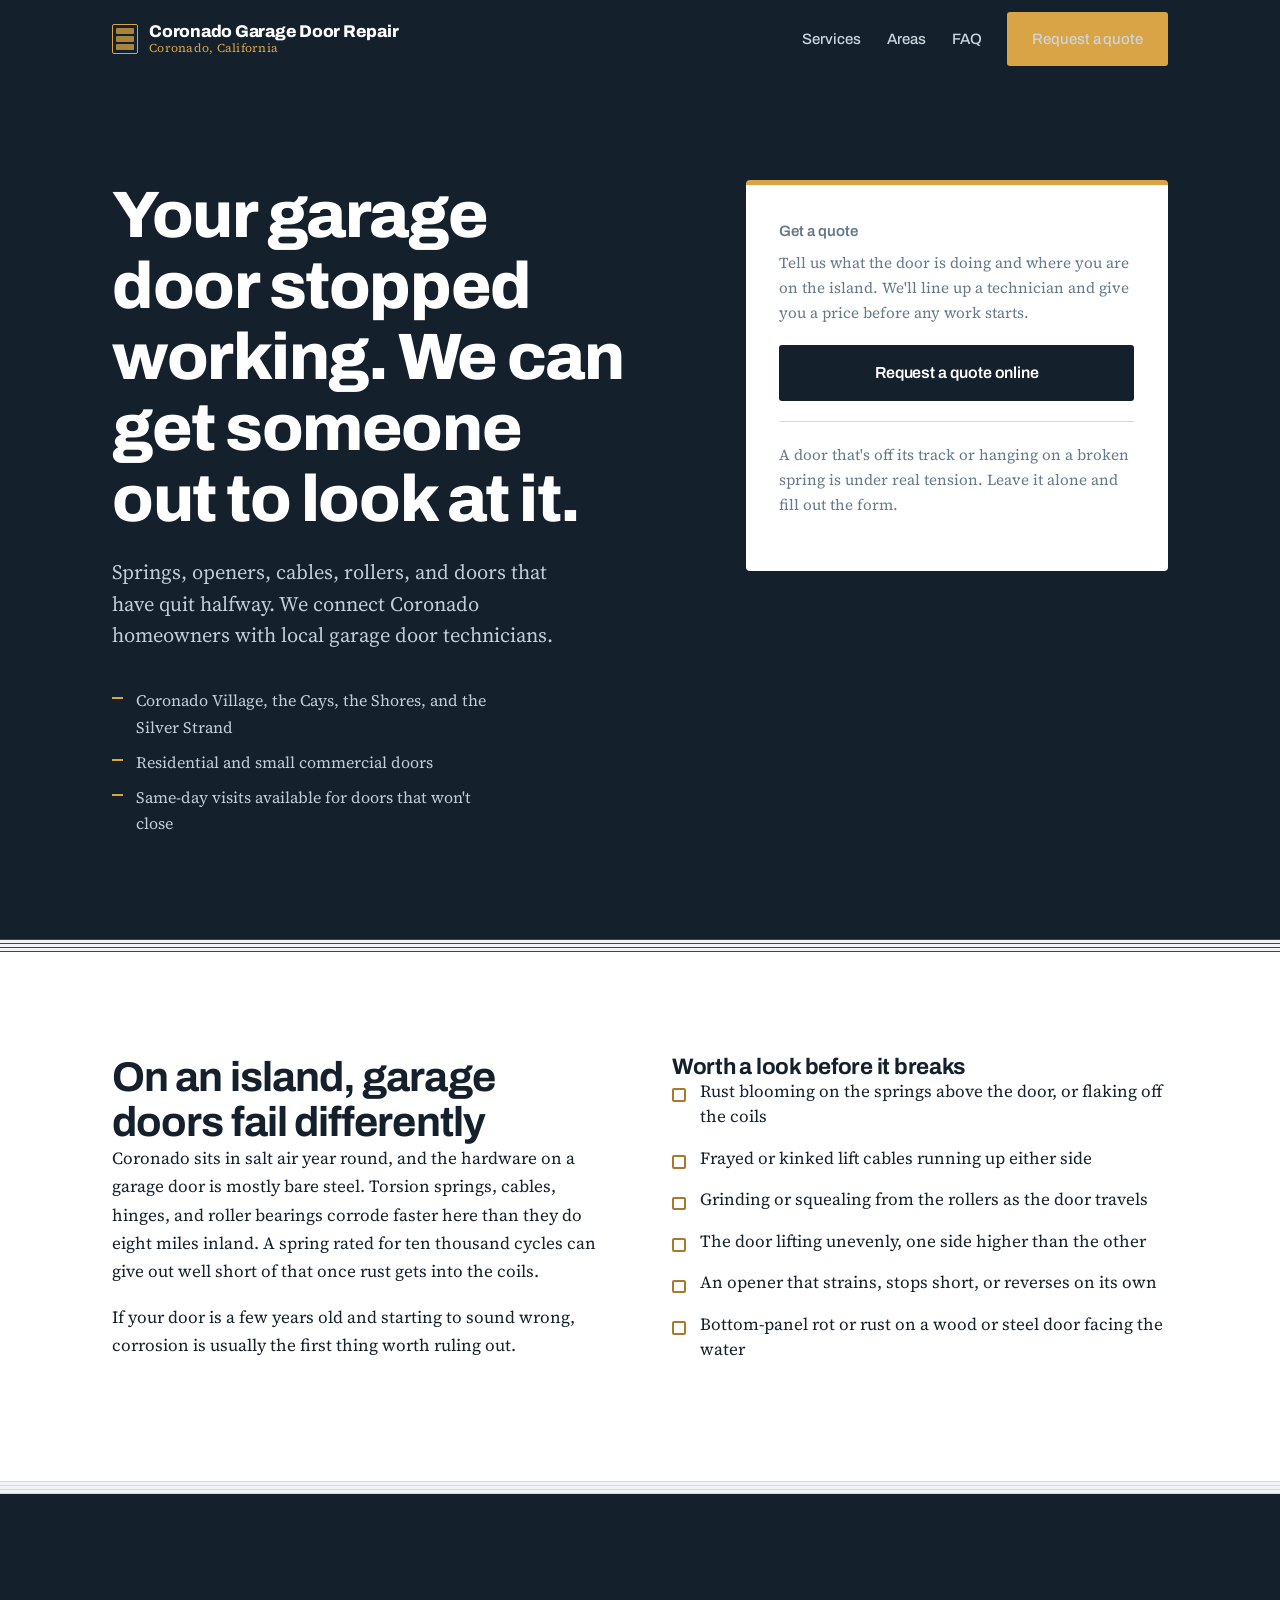
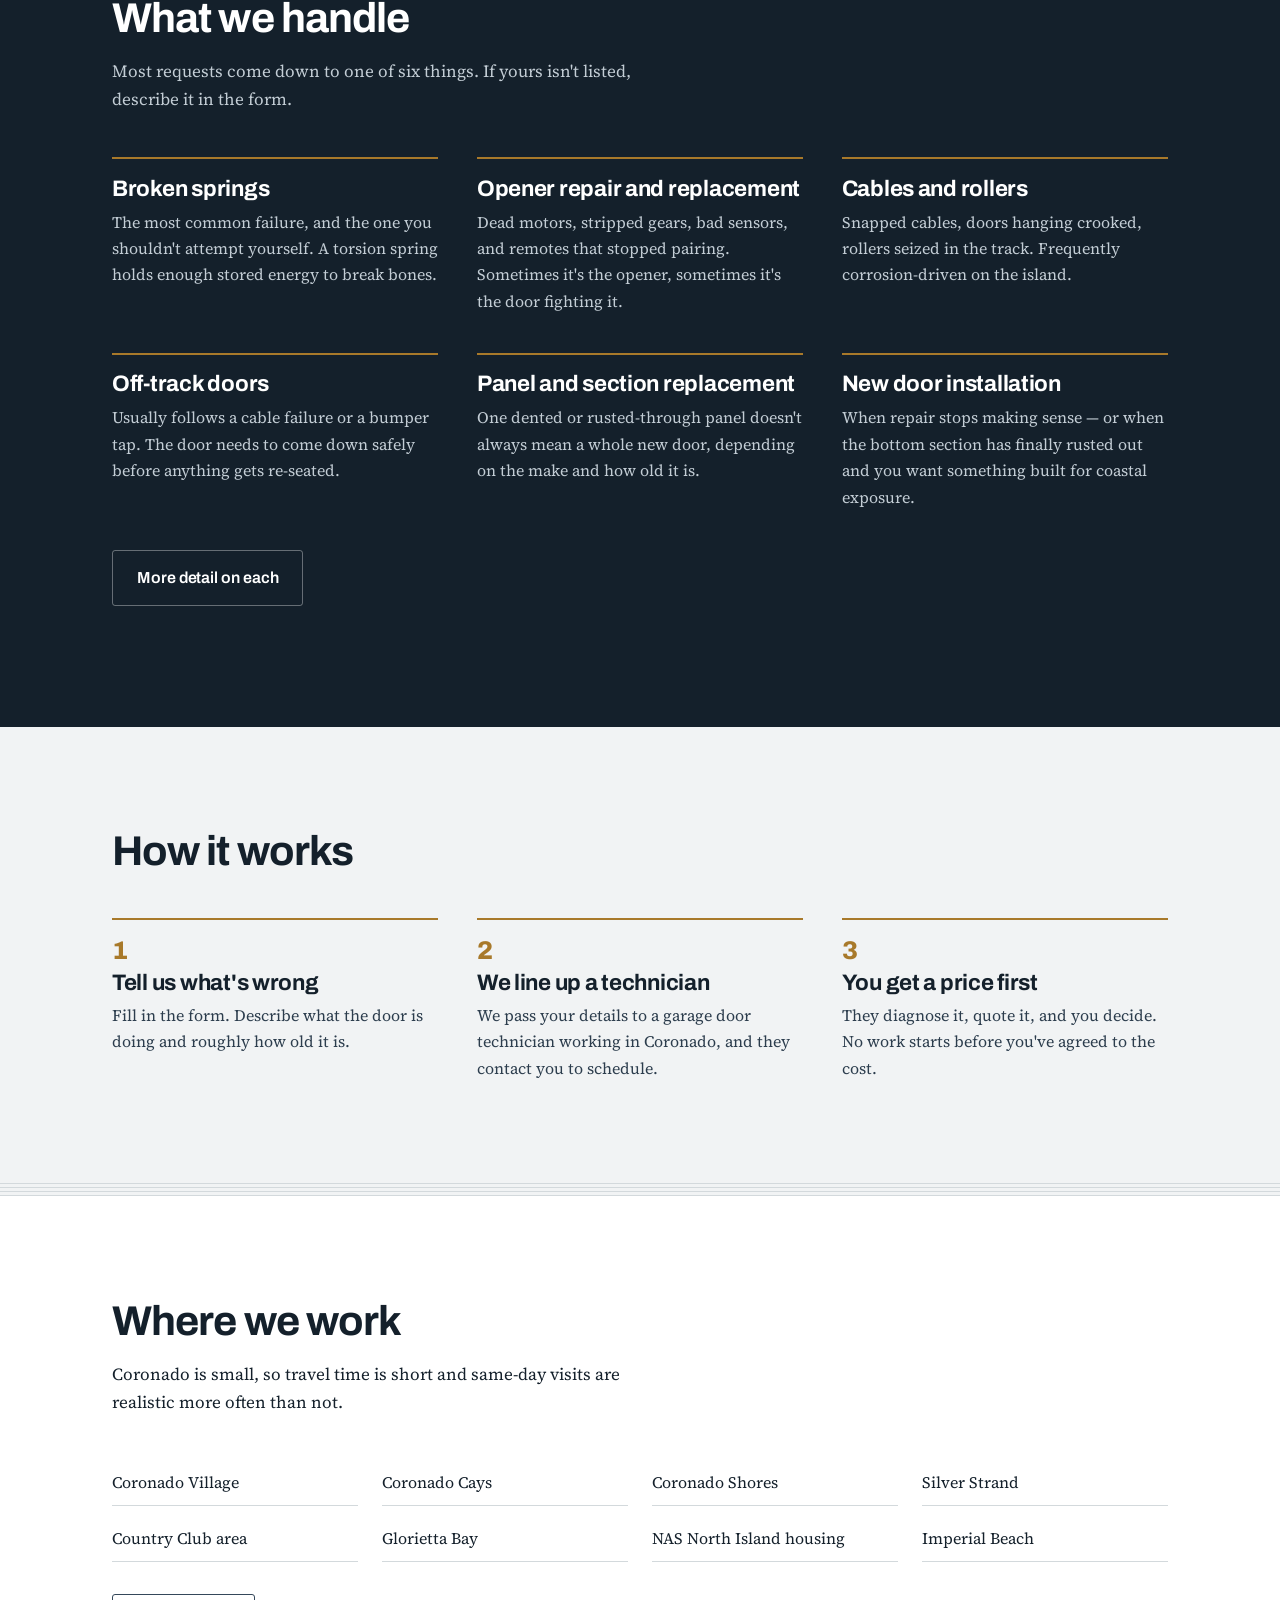
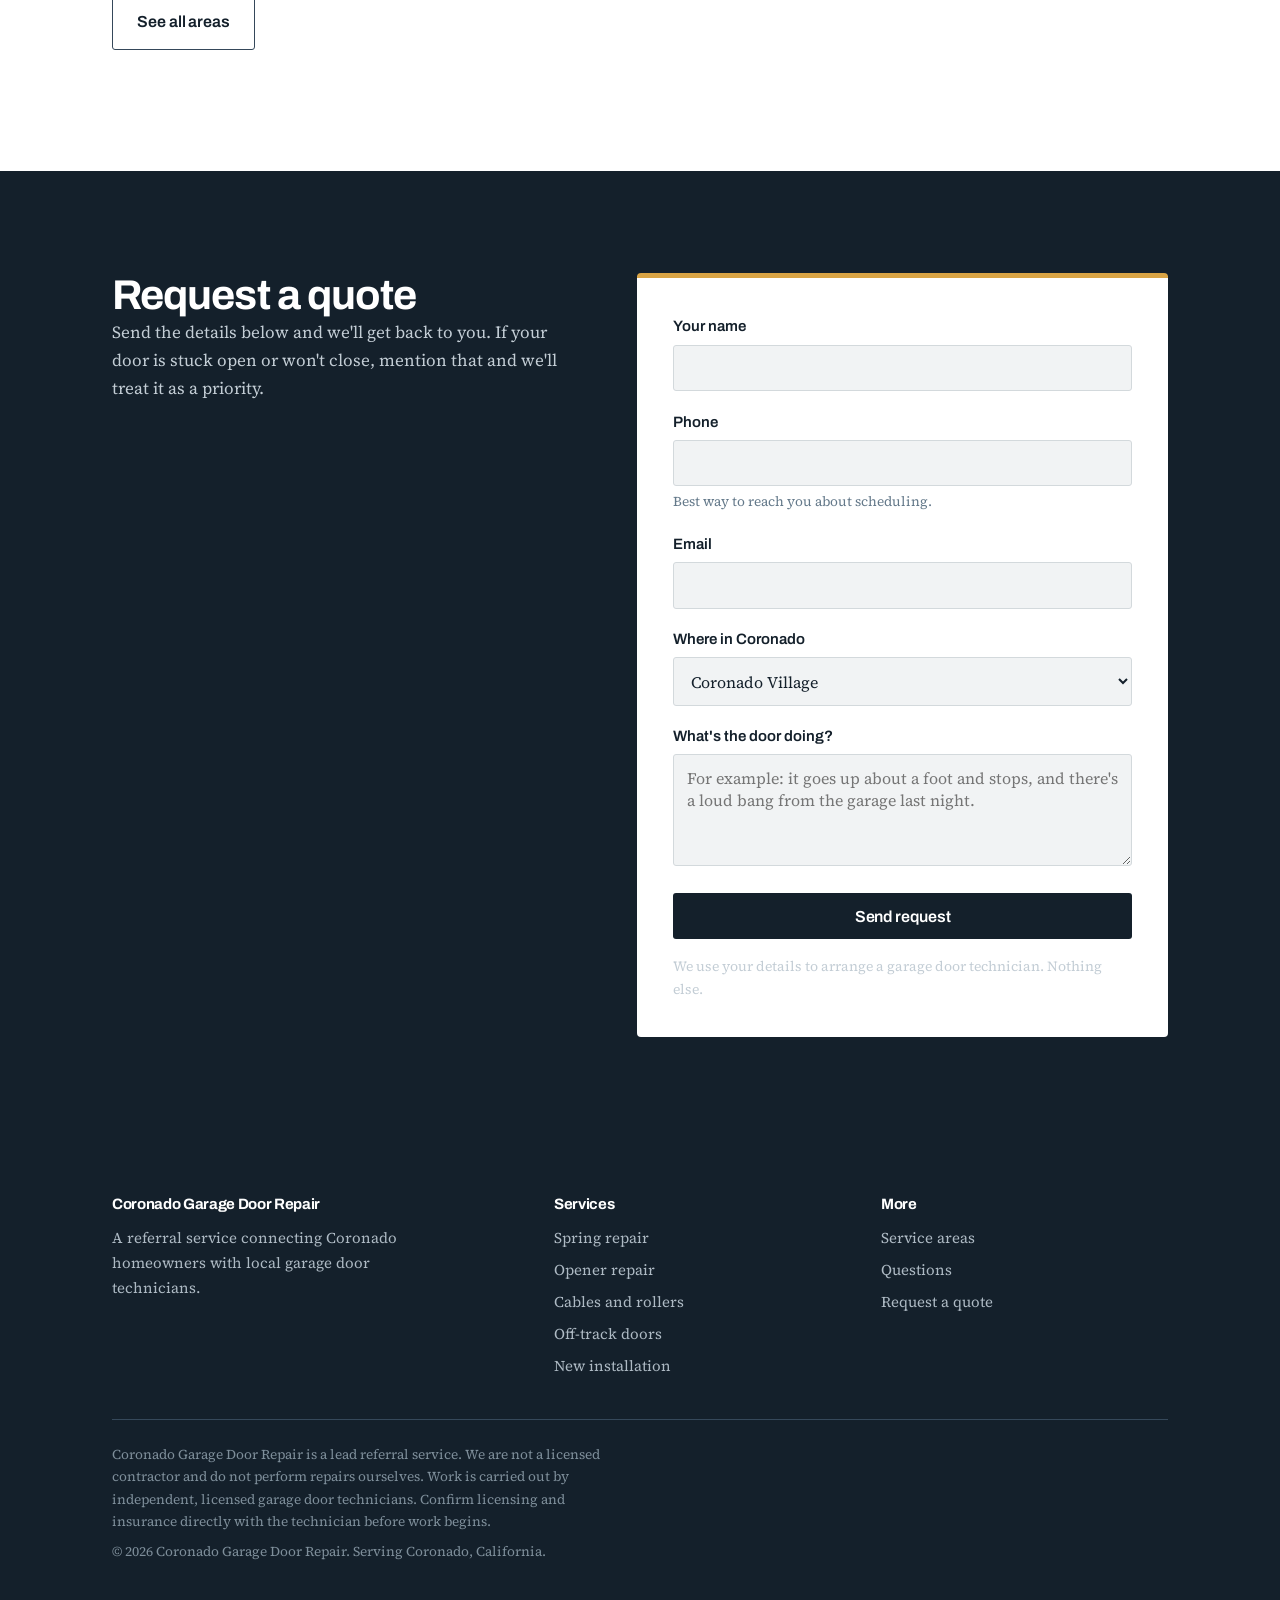
<file: index.html>
<!DOCTYPE html>
<html lang="en">
<head>
<meta charset="utf-8">
<meta name="viewport" content="width=device-width, initial-scale=1">
<title>Garage Door Repair in Coronado, CA | Coronado Garage Door Repair</title>
<meta name="description" content="Garage door repair in Coronado, California. Broken springs, dead openers, off-track doors, and salt-air corrosion. Request a quote online.">
<link rel="canonical" href="https://REPLACE-WITH-YOUR-URL/">
<link rel="icon" type="image/svg+xml" href="favicon.svg">
<meta property="og:title" content="Garage Door Repair in Coronado, CA">
<meta property="og:description" content="Springs, openers, cables, and salt-air corrosion. Serving Coronado Village, the Cays, the Shores, and the Silver Strand.">
<meta property="og:type" content="website">
<link rel="preconnect" href="https://fonts.googleapis.com">
<link rel="preconnect" href="https://fonts.gstatic.com" crossorigin>
<link href="https://fonts.googleapis.com/css2?family=Archivo:wght@500;600;700;800&family=Source+Serif+4:opsz,wght@8..60,400;8..60,600&display=swap" rel="stylesheet">
<link rel="stylesheet" href="css/style.css">
</head>
<body>

<header class="masthead">
  <div class="wrap masthead__inner">
    <a class="wordmark" href="index.html">
      <span class="mark" aria-hidden="true"><i></i><i></i><i></i></span>
      <span>
        Coronado Garage Door Repair
        <small>Coronado, California</small>
      </span>
    </a>
    <nav class="nav" aria-label="Main">
      <a href="services.html">Services</a>
      <a href="service-areas.html">Areas</a>
      <a href="faq.html">FAQ</a>
      <a class="btn btn--brass" href="#quote">Request a quote</a>
    </nav>
  </div>
</header>

<main>

  <section class="hero">
    <div class="wrap hero__grid">
      <div>
        <h1>Your garage door stopped working. We can get someone out to look at it.</h1>
        <p class="hero__lede">Springs, openers, cables, rollers, and doors that have quit halfway. We connect Coronado homeowners with local garage door technicians.</p>
        <ul class="hero__facts">
          <li>Coronado Village, the Cays, the Shores, and the Silver Strand</li>
          <li>Residential and small commercial doors</li>
          <li>Same-day visits available for doors that won't close</li>
        </ul>
      </div>

      <div class="callcard">
        <p class="callcard__label">Get a quote</p>
        <p class="callcard__note">Tell us what the door is doing and where you are on the island. We'll line up a technician and give you a price before any work starts.</p>
        <a class="btn btn--ink btn--wide" href="#quote">Request a quote online</a>
        <hr class="callcard__divider">
        <p class="callcard__note">A door that's off its track or hanging on a broken spring is under real tension. Leave it alone and fill out the form.</p>
      </div>
    </div>
  </section>

  <hr class="panel-rule panel-rule--dark" aria-hidden="true">

  <!-- The genuinely local angle: Coronado is an island, and salt air eats hardware -->
  <section class="section section--lift">
    <div class="wrap feature">
      <div>
        <h2>On an island, garage doors fail differently</h2>
        <p>Coronado sits in salt air year round, and the hardware on a garage door is mostly bare steel. Torsion springs, cables, hinges, and roller bearings corrode faster here than they do eight miles inland. A spring rated for ten thousand cycles can give out well short of that once rust gets into the coils.</p>
        <p>If your door is a few years old and starting to sound wrong, corrosion is usually the first thing worth ruling out.</p>
      </div>
      <div>
        <h3>Worth a look before it breaks</h3>
        <ul class="checklist">
          <li>Rust blooming on the springs above the door, or flaking off the coils</li>
          <li>Frayed or kinked lift cables running up either side</li>
          <li>Grinding or squealing from the rollers as the door travels</li>
          <li>The door lifting unevenly, one side higher than the other</li>
          <li>An opener that strains, stops short, or reverses on its own</li>
          <li>Bottom-panel rot or rust on a wood or steel door facing the water</li>
        </ul>
      </div>
    </div>
  </section>

  <hr class="panel-rule" aria-hidden="true">

  <section class="section section--dark">
    <div class="wrap">
      <div class="block-head">
        <h2>What we handle</h2>
        <p>Most requests come down to one of six things. If yours isn't listed, describe it in the form.</p>
      </div>

      <div class="grid grid--3">
        <div class="service">
          <h3>Broken springs</h3>
          <p>The most common failure, and the one you shouldn't attempt yourself. A torsion spring holds enough stored energy to break bones.</p>
        </div>
        <div class="service">
          <h3>Opener repair and replacement</h3>
          <p>Dead motors, stripped gears, bad sensors, and remotes that stopped pairing. Sometimes it's the opener, sometimes it's the door fighting it.</p>
        </div>
        <div class="service">
          <h3>Cables and rollers</h3>
          <p>Snapped cables, doors hanging crooked, rollers seized in the track. Frequently corrosion-driven on the island.</p>
        </div>
        <div class="service">
          <h3>Off-track doors</h3>
          <p>Usually follows a cable failure or a bumper tap. The door needs to come down safely before anything gets re-seated.</p>
        </div>
        <div class="service">
          <h3>Panel and section replacement</h3>
          <p>One dented or rusted-through panel doesn't always mean a whole new door, depending on the make and how old it is.</p>
        </div>
        <div class="service">
          <h3>New door installation</h3>
          <p>When repair stops making sense — or when the bottom section has finally rusted out and you want something built for coastal exposure.</p>
        </div>
      </div>

      <p style="margin-top:2.5rem"><a class="btn btn--ghost-light" href="services.html">More detail on each</a></p>
    </div>
  </section>

  <section class="section">
    <div class="wrap">
      <div class="block-head">
        <h2>How it works</h2>
      </div>
      <ol class="steps">
        <li>
          <h3>Tell us what's wrong</h3>
          <p>Fill in the form. Describe what the door is doing and roughly how old it is.</p>
        </li>
        <li>
          <h3>We line up a technician</h3>
          <p>We pass your details to a garage door technician working in Coronado, and they contact you to schedule.</p>
        </li>
        <li>
          <h3>You get a price first</h3>
          <p>They diagnose it, quote it, and you decide. No work starts before you've agreed to the cost.</p>
        </li>
      </ol>
    </div>
  </section>

  <hr class="panel-rule" aria-hidden="true">

  <section class="section section--lift">
    <div class="wrap">
      <div class="block-head">
        <h2>Where we work</h2>
        <p>Coronado is small, so travel time is short and same-day visits are realistic more often than not.</p>
      </div>
      <ul class="arealist">
        <li>Coronado Village</li>
        <li>Coronado Cays</li>
        <li>Coronado Shores</li>
        <li>Silver Strand</li>
        <li>Country Club area</li>
        <li>Glorietta Bay</li>
        <li>NAS North Island housing</li>
        <li>Imperial Beach</li>
      </ul>
      <p style="margin-top:2rem"><a class="btn btn--outline" href="service-areas.html">See all areas</a></p>
    </div>
  </section>

  <section class="section section--dark" id="quote">
    <div class="wrap formwrap">
      <div>
        <h2>Request a quote</h2>
        <p>Send the details below and we'll get back to you. If your door is stuck open or won't close, mention that and we'll treat it as a priority.</p>
      </div>

      <form class="form" id="quoteForm" action="https://formspree.io/f/YOUR_FORM_ID" method="POST">
        <div class="field">
          <label for="name">Your name</label>
          <input type="text" id="name" name="name" autocomplete="name" required>
        </div>
        <div class="field">
          <label for="phone">Phone</label>
          <input type="tel" id="phone" name="phone" autocomplete="tel" required>
          <small>Best way to reach you about scheduling.</small>
        </div>
        <div class="field">
          <label for="email">Email</label>
          <input type="email" id="email" name="email" autocomplete="email" required>
        </div>
        <div class="field">
          <label for="area">Where in Coronado</label>
          <select id="area" name="area">
            <option>Coronado Village</option>
            <option>Coronado Cays</option>
            <option>Coronado Shores</option>
            <option>Silver Strand</option>
            <option>Imperial Beach</option>
            <option>Somewhere else nearby</option>
          </select>
        </div>
        <div class="field">
          <label for="details">What's the door doing?</label>
          <textarea id="details" name="details" required placeholder="For example: it goes up about a foot and stops, and there's a loud bang from the garage last night."></textarea>
        </div>
        <input class="hp" type="text" name="_gotcha" tabindex="-1" autocomplete="off" aria-hidden="true">
        <button class="btn btn--ink btn--wide" type="submit">Send request</button>
        <p class="form__note">We use your details to arrange a garage door technician. Nothing else.</p>
        <div class="formstatus" id="formStatus" role="status" aria-live="polite"></div>
      </form>
    </div>
  </section>

</main>

<footer class="footer">
  <div class="wrap">
    <div class="footer__grid">
      <div>
        <h4>Coronado Garage Door Repair</h4>
        <p>A referral service connecting Coronado homeowners with local garage door technicians.</p>
      </div>
      <div>
        <h4>Services</h4>
        <ul>
          <li><a href="services.html#springs">Spring repair</a></li>
          <li><a href="services.html#openers">Opener repair</a></li>
          <li><a href="services.html#cables">Cables and rollers</a></li>
          <li><a href="services.html#offtrack">Off-track doors</a></li>
          <li><a href="services.html#install">New installation</a></li>
        </ul>
      </div>
      <div>
        <h4>More</h4>
        <ul>
          <li><a href="service-areas.html">Service areas</a></li>
          <li><a href="faq.html">Questions</a></li>
          <li><a href="#quote">Request a quote</a></li>
        </ul>
      </div>
    </div>
    <div class="footer__legal">
      <p>Coronado Garage Door Repair is a lead referral service. We are not a licensed contractor and do not perform repairs ourselves. Work is carried out by independent, licensed garage door technicians. Confirm licensing and insurance directly with the technician before work begins.</p>
      <p>&copy; 2026 Coronado Garage Door Repair. Serving Coronado, California.</p>
    </div>
  </div>
</footer>

<a class="callbar" href="#quote">Request a quote</a>

<script type="application/ld+json">
{
  "@context": "https://schema.org",
  "@type": "LocalBusiness",
  "name": "Coronado Garage Door Repair",
  "description": "Garage door repair referral service for Coronado, California. Springs, openers, cables, off-track doors, and salt-air corrosion.",
  "url": "https://REPLACE-WITH-YOUR-URL/",
  "areaServed": [
    { "@type": "City", "name": "Coronado", "addressRegion": "CA" },
    { "@type": "City", "name": "Imperial Beach", "addressRegion": "CA" }
  ],
  "address": {
    "@type": "PostalAddress",
    "addressLocality": "Coronado",
    "addressRegion": "CA",
    "addressCountry": "US"
  },
  "knowsAbout": [
    "garage door spring repair",
    "garage door opener repair",
    "garage door cable replacement",
    "off-track garage door",
    "garage door installation"
  ]
}
</script>

<script src="js/main.js"></script>
</body>
</html>
</file>
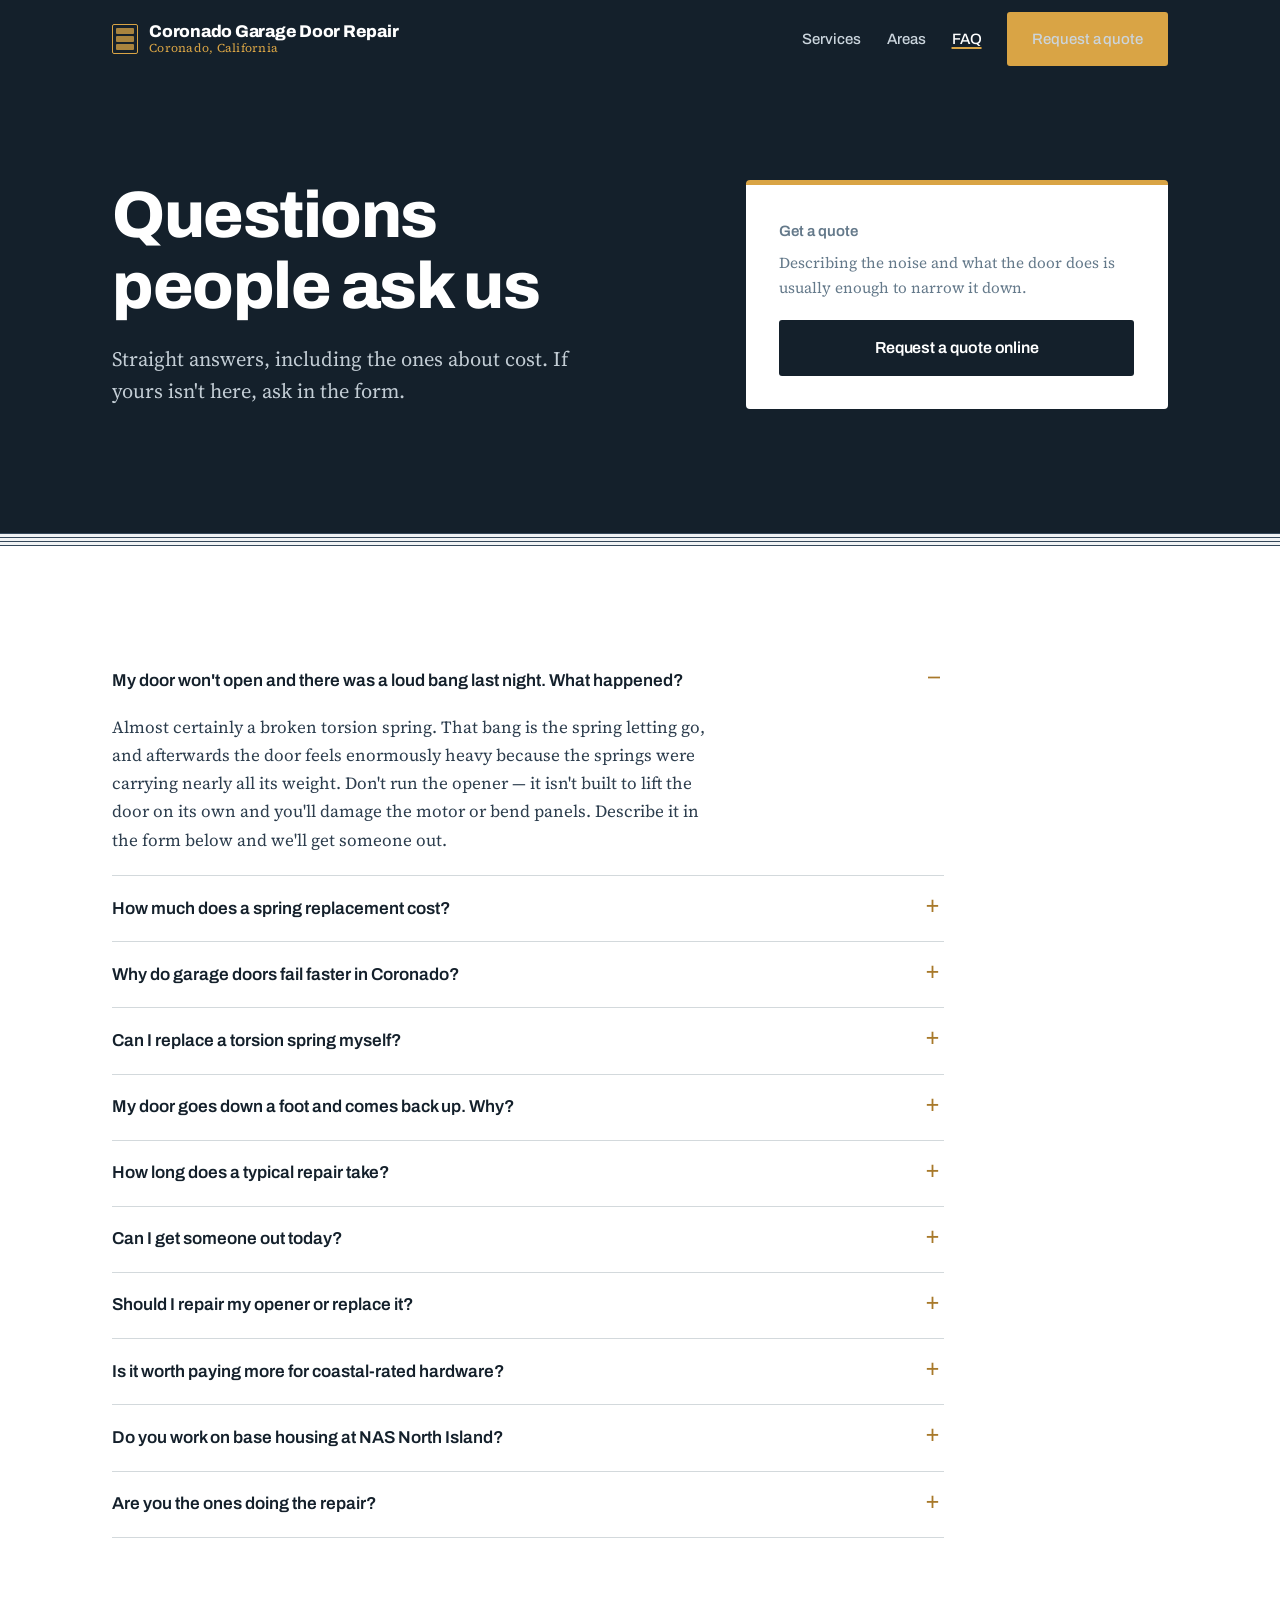
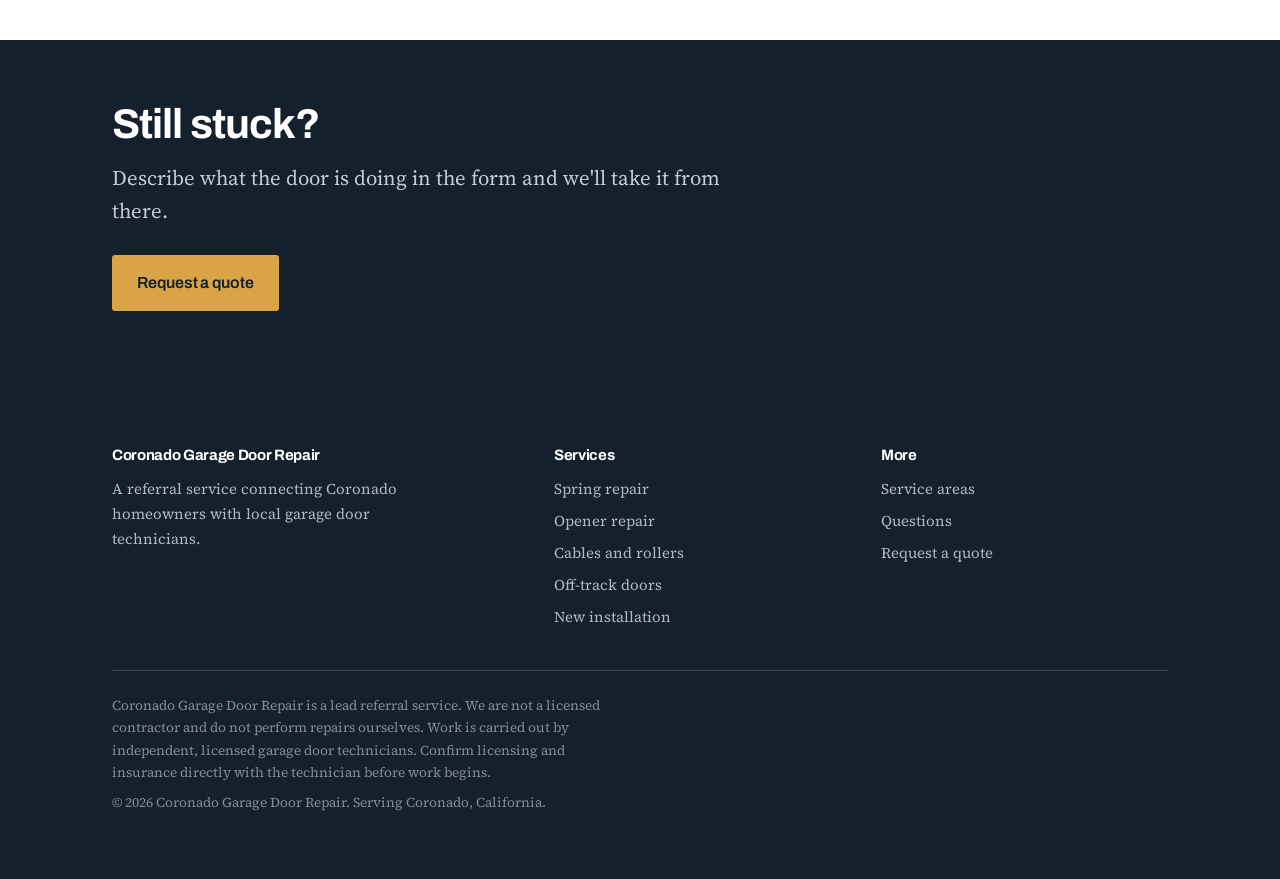
<file: faq.html>
<!DOCTYPE html>
<html lang="en">
<head>
<meta charset="utf-8">
<meta name="viewport" content="width=device-width, initial-scale=1">
<title>Garage Door Questions | Coronado Garage Door Repair</title>
<meta name="description" content="Common questions about garage door repair in Coronado: spring costs, how long repairs take, salt-air corrosion, opener replacement, and what to do with a door that won't close.">
<link rel="canonical" href="https://REPLACE-WITH-YOUR-URL/faq.html">
<link rel="icon" type="image/svg+xml" href="favicon.svg">
<link rel="preconnect" href="https://fonts.googleapis.com">
<link rel="preconnect" href="https://fonts.gstatic.com" crossorigin>
<link href="https://fonts.googleapis.com/css2?family=Archivo:wght@500;600;700;800&family=Source+Serif+4:opsz,wght@8..60,400;8..60,600&display=swap" rel="stylesheet">
<link rel="stylesheet" href="css/style.css">
</head>
<body>

<header class="masthead">
  <div class="wrap masthead__inner">
    <a class="wordmark" href="index.html">
      <span class="mark" aria-hidden="true"><i></i><i></i><i></i></span>
      <span>
        Coronado Garage Door Repair
        <small>Coronado, California</small>
      </span>
    </a>
    <nav class="nav" aria-label="Main">
      <a href="services.html">Services</a>
      <a href="service-areas.html">Areas</a>
      <a href="faq.html" aria-current="page">FAQ</a>
      <a class="btn btn--brass" href="index.html#quote">Request a quote</a>
    </nav>
  </div>
</header>

<main>

  <section class="hero">
    <div class="wrap hero__grid">
      <div>
        <h1>Questions people ask us</h1>
        <p class="hero__lede">Straight answers, including the ones about cost. If yours isn't here, ask in the form.</p>
      </div>
      <div class="callcard">
        <p class="callcard__label">Get a quote</p>
        <p class="callcard__note">Describing the noise and what the door does is usually enough to narrow it down.</p>
        <a class="btn btn--ink btn--wide" href="index.html#quote">Request a quote online</a>
      </div>
    </div>
  </section>

  <hr class="panel-rule panel-rule--dark" aria-hidden="true">

  <section class="section section--lift">
    <div class="wrap">
      <div class="faq">

        <details open>
          <summary>My door won't open and there was a loud bang last night. What happened?</summary>
          <p>Almost certainly a broken torsion spring. That bang is the spring letting go, and afterwards the door feels enormously heavy because the springs were carrying nearly all its weight. Don't run the opener — it isn't built to lift the door on its own and you'll damage the motor or bend panels. Describe it in the form below and we'll get someone out.</p>
        </details>

        <details>
          <summary>How much does a spring replacement cost?</summary>
          <p>It depends on the door's weight, whether it uses one spring or two, and the cycle rating you choose. Anyone quoting a firm price before seeing the door is guessing. What we can tell you is that the technician will diagnose it, give you a number, and wait for your go-ahead before doing the work.</p>
        </details>

        <details>
          <summary>Why do garage doors fail faster in Coronado?</summary>
          <p>Salt air. The hardware — springs, cables, hinges, roller bearings — is mostly bare or lightly coated steel, and constant salt exposure corrodes it well ahead of schedule. A spring rated for 10,000 cycles can fall short once rust gets into the coils. Properties in the Cays and along the Strand see this worst.</p>
        </details>

        <details>
          <summary>Can I replace a torsion spring myself?</summary>
          <p>No. A wound torsion spring stores enough energy to break bones or worse, and it releases in a fraction of a second if it's handled wrong. This is the one repair where the DIY route genuinely isn't worth it. Extension springs on older doors are also under serious tension and carry the same warning.</p>
        </details>

        <details>
          <summary>My door goes down a foot and comes back up. Why?</summary>
          <p>Usually the safety sensors. Two small units sit near the floor on either side of the opening and have to see each other. A bike, a box, or a knock that pushed one out of alignment will break the beam. Check for obstructions and look at the indicator lights — if one is dark or flickering, they're misaligned. If the sensors are clear and it still reverses, the opener's force or limit settings likely need adjusting.</p>
        </details>

        <details>
          <summary>How long does a typical repair take?</summary>
          <p>Most common repairs — springs, cables, rollers, sensor alignment — are done in a single visit of one to two hours. Opener replacement is similar. A new door install takes longer and usually needs the door ordered first.</p>
        </details>

        <details>
          <summary>Can I get someone out today?</summary>
          <p>Often, yes. Coronado is small, so travel time between visits is short. Doors stuck open, doors that won't close, and cars trapped inside get priority — flag that in the form if you need someone today.</p>
        </details>

        <details>
          <summary>Should I repair my opener or replace it?</summary>
          <p>Under about ten years old with a single failed part, repair usually makes sense. Older units with several problems tend to cost more in repeat visits than a replacement would. Anything made before 1993 lacks modern safety reversal and should be replaced regardless of condition.</p>
        </details>

        <details>
          <summary>Is it worth paying more for coastal-rated hardware?</summary>
          <p>On this island, generally yes. Galvanized or powder-coated hardware, corrosion-resistant springs, and sealed-bearing nylon rollers cost more up front and last meaningfully longer in salt air. If you're replacing components anyway, it's the right moment to ask about the coastal spec.</p>
        </details>

        <details>
          <summary>Do you work on base housing at NAS North Island?</summary>
          <p>Work at base housing may need to go through housing maintenance rather than an outside contractor. Check with your housing office first — it can save you the cost of a visit.</p>
        </details>

        <details>
          <summary>Are you the ones doing the repair?</summary>
          <p>No. We're a referral service. We take your details and connect you with an independent, licensed garage door technician working in Coronado, and they handle the scheduling, the diagnosis, and the work. Confirm licensing and insurance with them directly before anything starts.</p>
        </details>

      </div>
    </div>
  </section>

  <section class="section section--dark section--tight">
    <div class="wrap">
      <h2>Still stuck?</h2>
      <p class="lede" style="color:#c3cdd5;margin-top:1rem">Describe what the door is doing in the form and we'll take it from there.</p>
      <p style="margin-top:1.75rem">
        <a class="btn btn--brass" href="index.html#quote">Request a quote</a>
      </p>
    </div>
  </section>

</main>

<footer class="footer">
  <div class="wrap">
    <div class="footer__grid">
      <div>
        <h4>Coronado Garage Door Repair</h4>
        <p>A referral service connecting Coronado homeowners with local garage door technicians.</p>
      </div>
      <div>
        <h4>Services</h4>
        <ul>
          <li><a href="services.html#springs">Spring repair</a></li>
          <li><a href="services.html#openers">Opener repair</a></li>
          <li><a href="services.html#cables">Cables and rollers</a></li>
          <li><a href="services.html#offtrack">Off-track doors</a></li>
          <li><a href="services.html#install">New installation</a></li>
        </ul>
      </div>
      <div>
        <h4>More</h4>
        <ul>
          <li><a href="service-areas.html">Service areas</a></li>
          <li><a href="faq.html">Questions</a></li>
          <li><a href="index.html#quote">Request a quote</a></li>
        </ul>
      </div>
    </div>
    <div class="footer__legal">
      <p>Coronado Garage Door Repair is a lead referral service. We are not a licensed contractor and do not perform repairs ourselves. Work is carried out by independent, licensed garage door technicians. Confirm licensing and insurance directly with the technician before work begins.</p>
      <p>&copy; 2026 Coronado Garage Door Repair. Serving Coronado, California.</p>
    </div>
  </div>
</footer>

<a class="callbar" href="index.html#quote">Request a quote</a>

<script type="application/ld+json">
{
  "@context": "https://schema.org",
  "@type": "FAQPage",
  "mainEntity": [
    {
      "@type": "Question",
      "name": "My door won't open and there was a loud bang last night. What happened?",
      "acceptedAnswer": {
        "@type": "Answer",
        "text": "Almost certainly a broken torsion spring. The bang is the spring letting go, and afterwards the door feels very heavy because the springs carried nearly all its weight. Do not run the opener, which is not built to lift the door on its own."
      }
    },
    {
      "@type": "Question",
      "name": "Why do garage doors fail faster in Coronado?",
      "acceptedAnswer": {
        "@type": "Answer",
        "text": "Salt air. Springs, cables, hinges and roller bearings are mostly bare or lightly coated steel, and constant salt exposure corrodes them ahead of schedule. Properties in the Coronado Cays and along the Silver Strand see this worst."
      }
    },
    {
      "@type": "Question",
      "name": "Can I replace a torsion spring myself?",
      "acceptedAnswer": {
        "@type": "Answer",
        "text": "No. A wound torsion spring stores enough energy to cause serious injury and releases in a fraction of a second if handled incorrectly. This repair should be left to a technician."
      }
    },
    {
      "@type": "Question",
      "name": "My door goes down a foot and comes back up. Why?",
      "acceptedAnswer": {
        "@type": "Answer",
        "text": "Usually the safety sensors near the floor on either side of the opening. They must see each other, and an obstruction or misalignment breaks the beam. If the sensors are clear and it still reverses, the opener's force or limit settings may need adjusting."
      }
    },
    {
      "@type": "Question",
      "name": "How long does a typical garage door repair take?",
      "acceptedAnswer": {
        "@type": "Answer",
        "text": "Most common repairs such as springs, cables, rollers and sensor alignment are completed in a single visit of one to two hours. A new door installation takes longer and usually requires ordering the door first."
      }
    }
  ]
}
</script>

<script src="js/main.js"></script>
</body>
</html>
</file>
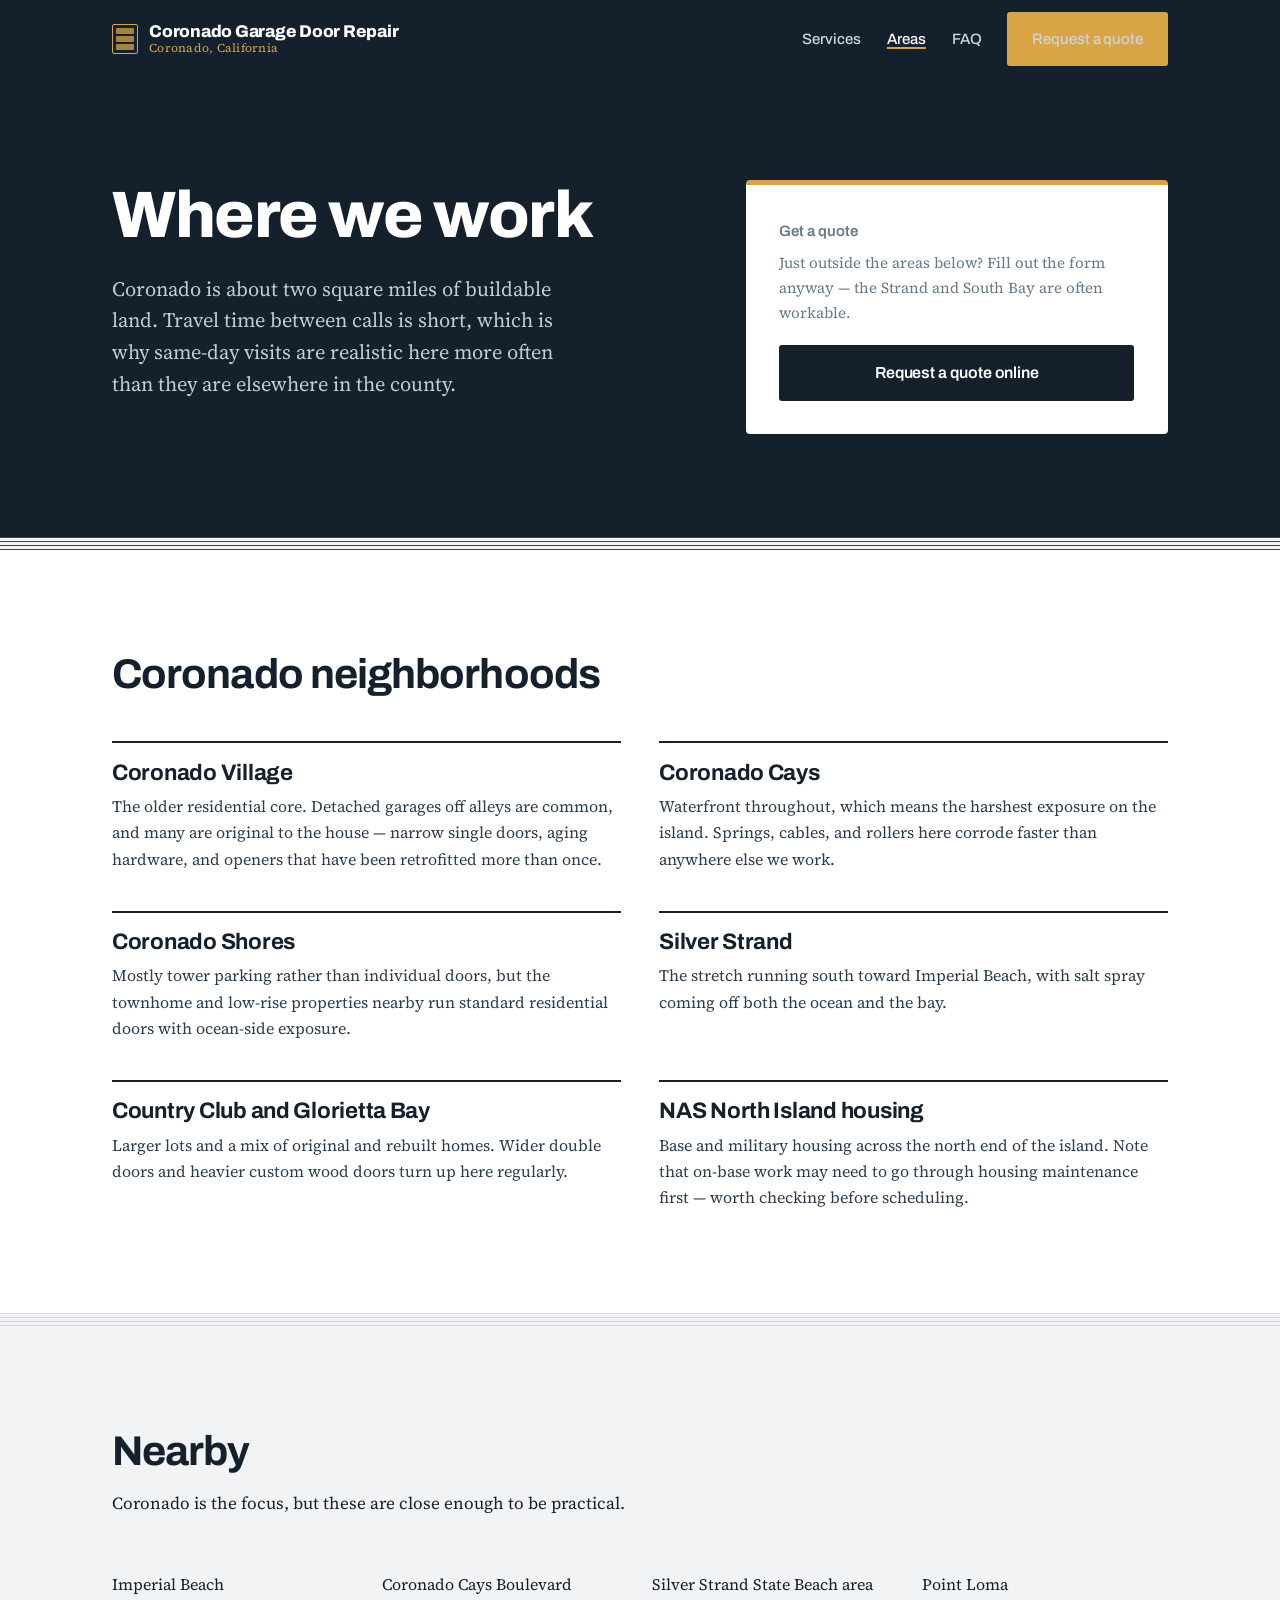
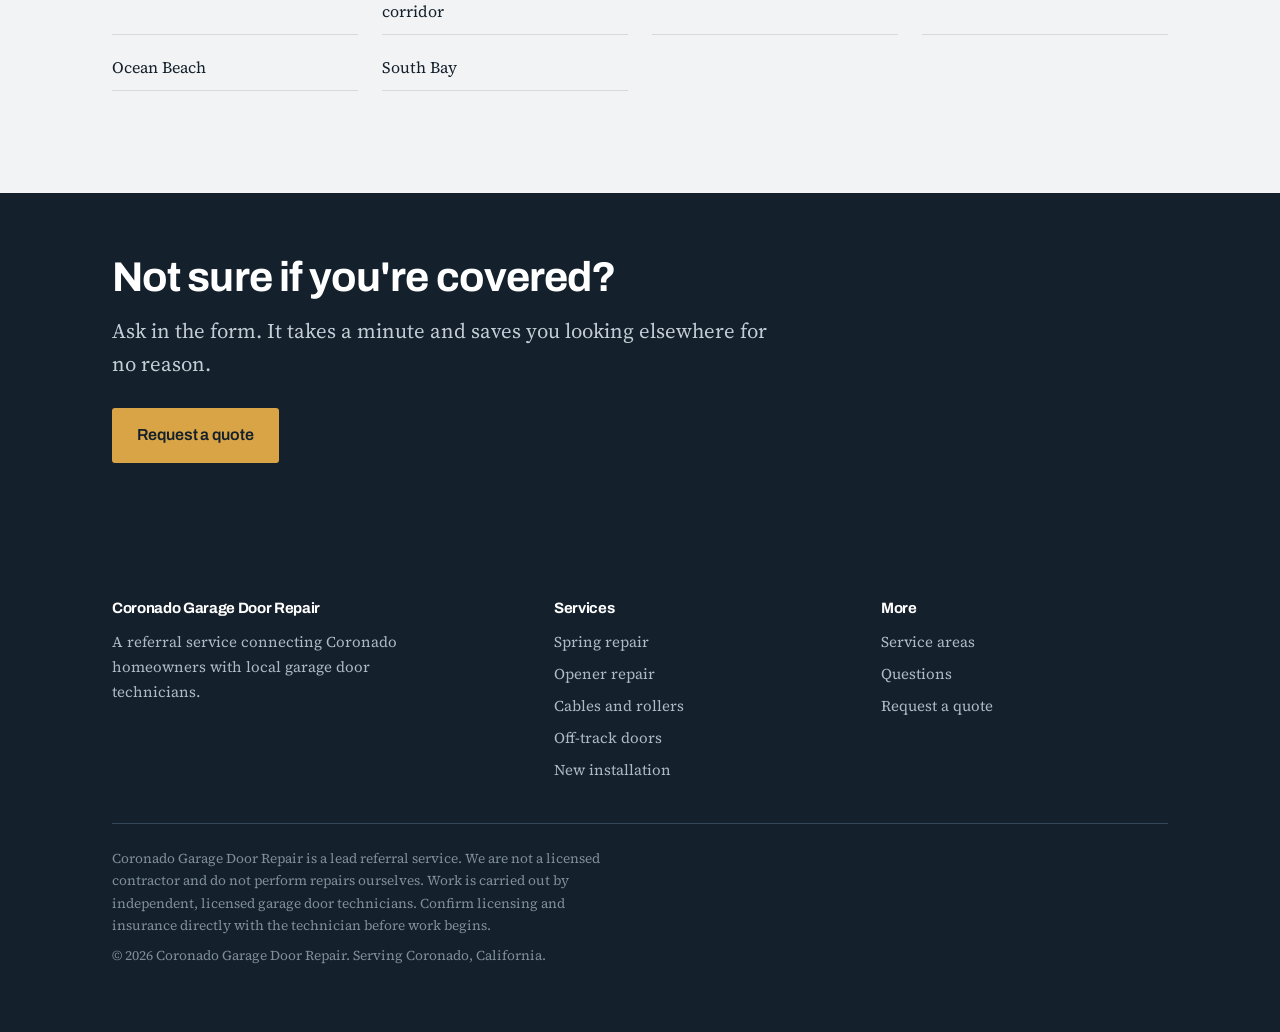
<file: service-areas.html>
<!DOCTYPE html>
<html lang="en">
<head>
<meta charset="utf-8">
<meta name="viewport" content="width=device-width, initial-scale=1">
<title>Service Areas | Garage Door Repair in Coronado, the Cays, and the Shores</title>
<meta name="description" content="Garage door repair across Coronado Village, Coronado Cays, Coronado Shores, Silver Strand, NAS North Island housing, and Imperial Beach. Request a quote online.">
<link rel="canonical" href="https://REPLACE-WITH-YOUR-URL/service-areas.html">
<link rel="icon" type="image/svg+xml" href="favicon.svg">
<link rel="preconnect" href="https://fonts.googleapis.com">
<link rel="preconnect" href="https://fonts.gstatic.com" crossorigin>
<link href="https://fonts.googleapis.com/css2?family=Archivo:wght@500;600;700;800&family=Source+Serif+4:opsz,wght@8..60,400;8..60,600&display=swap" rel="stylesheet">
<link rel="stylesheet" href="css/style.css">
</head>
<body>

<header class="masthead">
  <div class="wrap masthead__inner">
    <a class="wordmark" href="index.html">
      <span class="mark" aria-hidden="true"><i></i><i></i><i></i></span>
      <span>
        Coronado Garage Door Repair
        <small>Coronado, California</small>
      </span>
    </a>
    <nav class="nav" aria-label="Main">
      <a href="services.html">Services</a>
      <a href="service-areas.html" aria-current="page">Areas</a>
      <a href="faq.html">FAQ</a>
      <a class="btn btn--brass" href="index.html#quote">Request a quote</a>
    </nav>
  </div>
</header>

<main>

  <section class="hero">
    <div class="wrap hero__grid">
      <div>
        <h1>Where we work</h1>
        <p class="hero__lede">Coronado is about two square miles of buildable land. Travel time between calls is short, which is why same-day visits are realistic here more often than they are elsewhere in the county.</p>
      </div>
      <div class="callcard">
        <p class="callcard__label">Get a quote</p>
        <p class="callcard__note">Just outside the areas below? Fill out the form anyway — the Strand and South Bay are often workable.</p>
        <a class="btn btn--ink btn--wide" href="index.html#quote">Request a quote online</a>
      </div>
    </div>
  </section>

  <hr class="panel-rule panel-rule--dark" aria-hidden="true">

  <section class="section section--lift">
    <div class="wrap">
      <div class="block-head">
        <h2>Coronado neighborhoods</h2>
      </div>
      <div class="grid grid--2">
        <div class="service">
          <h3>Coronado Village</h3>
          <p>The older residential core. Detached garages off alleys are common, and many are original to the house — narrow single doors, aging hardware, and openers that have been retrofitted more than once.</p>
        </div>
        <div class="service">
          <h3>Coronado Cays</h3>
          <p>Waterfront throughout, which means the harshest exposure on the island. Springs, cables, and rollers here corrode faster than anywhere else we work.</p>
        </div>
        <div class="service">
          <h3>Coronado Shores</h3>
          <p>Mostly tower parking rather than individual doors, but the townhome and low-rise properties nearby run standard residential doors with ocean-side exposure.</p>
        </div>
        <div class="service">
          <h3>Silver Strand</h3>
          <p>The stretch running south toward Imperial Beach, with salt spray coming off both the ocean and the bay.</p>
        </div>
        <div class="service">
          <h3>Country Club and Glorietta Bay</h3>
          <p>Larger lots and a mix of original and rebuilt homes. Wider double doors and heavier custom wood doors turn up here regularly.</p>
        </div>
        <div class="service">
          <h3>NAS North Island housing</h3>
          <p>Base and military housing across the north end of the island. Note that on-base work may need to go through housing maintenance first — worth checking before scheduling.</p>
        </div>
      </div>
    </div>
  </section>

  <hr class="panel-rule" aria-hidden="true">

  <section class="section">
    <div class="wrap">
      <div class="block-head">
        <h2>Nearby</h2>
        <p>Coronado is the focus, but these are close enough to be practical.</p>
      </div>
      <ul class="arealist">
        <li>Imperial Beach</li>
        <li>Coronado Cays Boulevard corridor</li>
        <li>Silver Strand State Beach area</li>
        <li>Point Loma</li>
        <li>Ocean Beach</li>
        <li>South Bay</li>
      </ul>
    </div>
  </section>

  <section class="section section--dark section--tight">
    <div class="wrap">
      <h2>Not sure if you're covered?</h2>
      <p class="lede" style="color:#c3cdd5;margin-top:1rem">Ask in the form. It takes a minute and saves you looking elsewhere for no reason.</p>
      <p style="margin-top:1.75rem">
        <a class="btn btn--brass" href="index.html#quote">Request a quote</a>
      </p>
    </div>
  </section>

</main>

<footer class="footer">
  <div class="wrap">
    <div class="footer__grid">
      <div>
        <h4>Coronado Garage Door Repair</h4>
        <p>A referral service connecting Coronado homeowners with local garage door technicians.</p>
      </div>
      <div>
        <h4>Services</h4>
        <ul>
          <li><a href="services.html#springs">Spring repair</a></li>
          <li><a href="services.html#openers">Opener repair</a></li>
          <li><a href="services.html#cables">Cables and rollers</a></li>
          <li><a href="services.html#offtrack">Off-track doors</a></li>
          <li><a href="services.html#install">New installation</a></li>
        </ul>
      </div>
      <div>
        <h4>More</h4>
        <ul>
          <li><a href="service-areas.html">Service areas</a></li>
          <li><a href="faq.html">Questions</a></li>
          <li><a href="index.html#quote">Request a quote</a></li>
        </ul>
      </div>
    </div>
    <div class="footer__legal">
      <p>Coronado Garage Door Repair is a lead referral service. We are not a licensed contractor and do not perform repairs ourselves. Work is carried out by independent, licensed garage door technicians. Confirm licensing and insurance directly with the technician before work begins.</p>
      <p>&copy; 2026 Coronado Garage Door Repair. Serving Coronado, California.</p>
    </div>
  </div>
</footer>

<a class="callbar" href="index.html#quote">Request a quote</a>
<script src="js/main.js"></script>
</body>
</html>
</file>
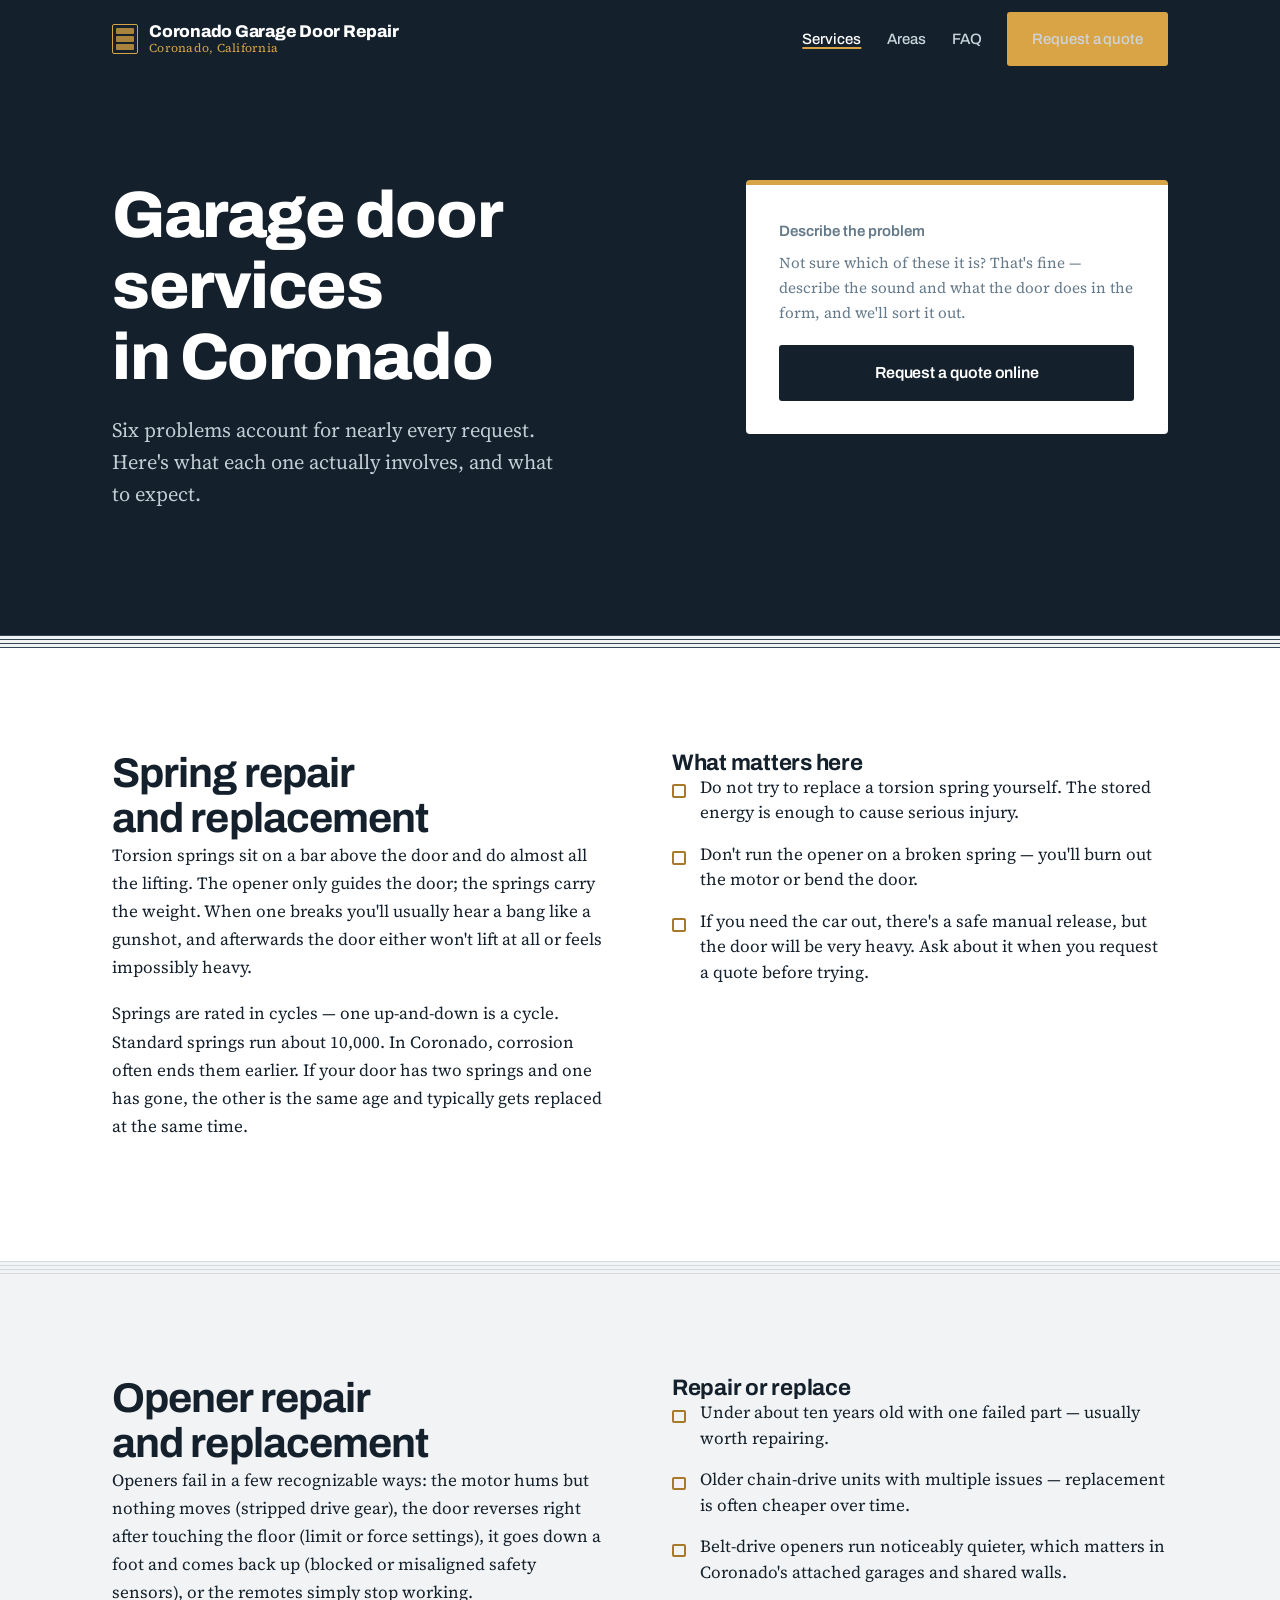
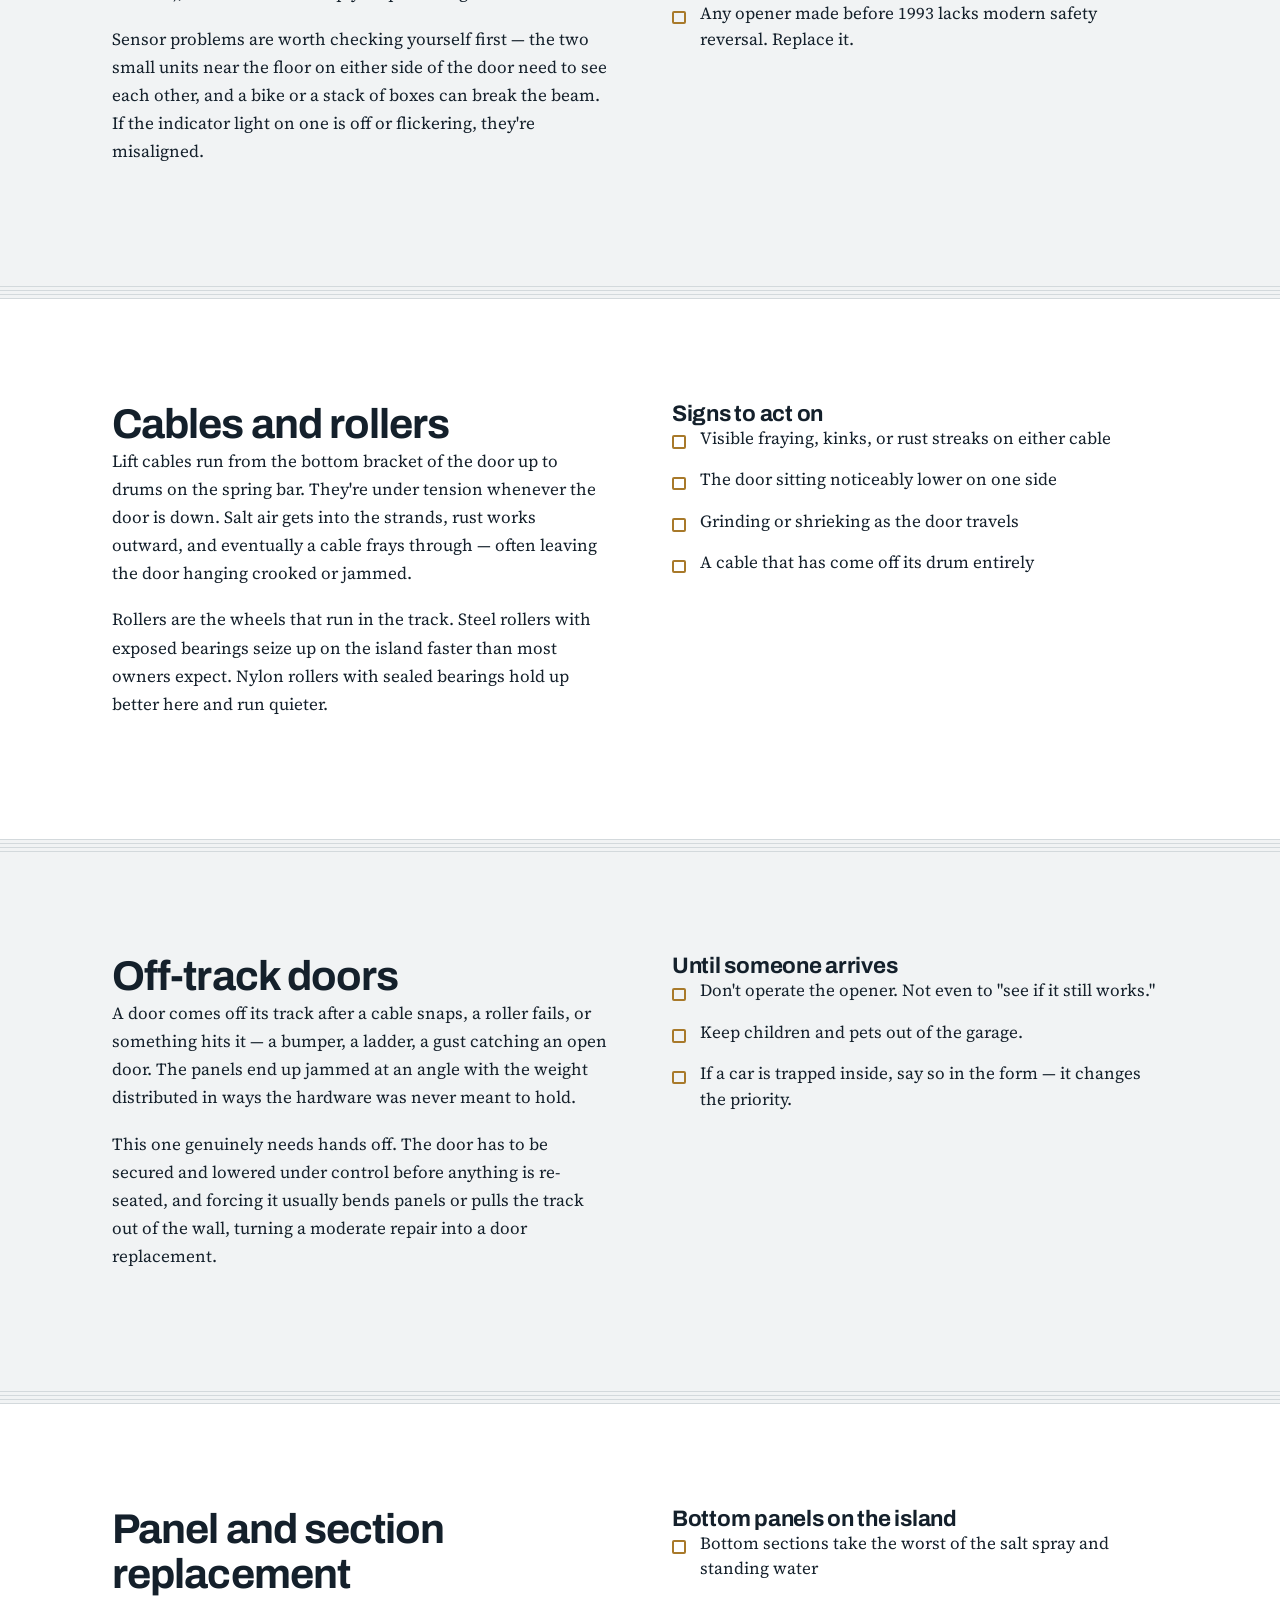
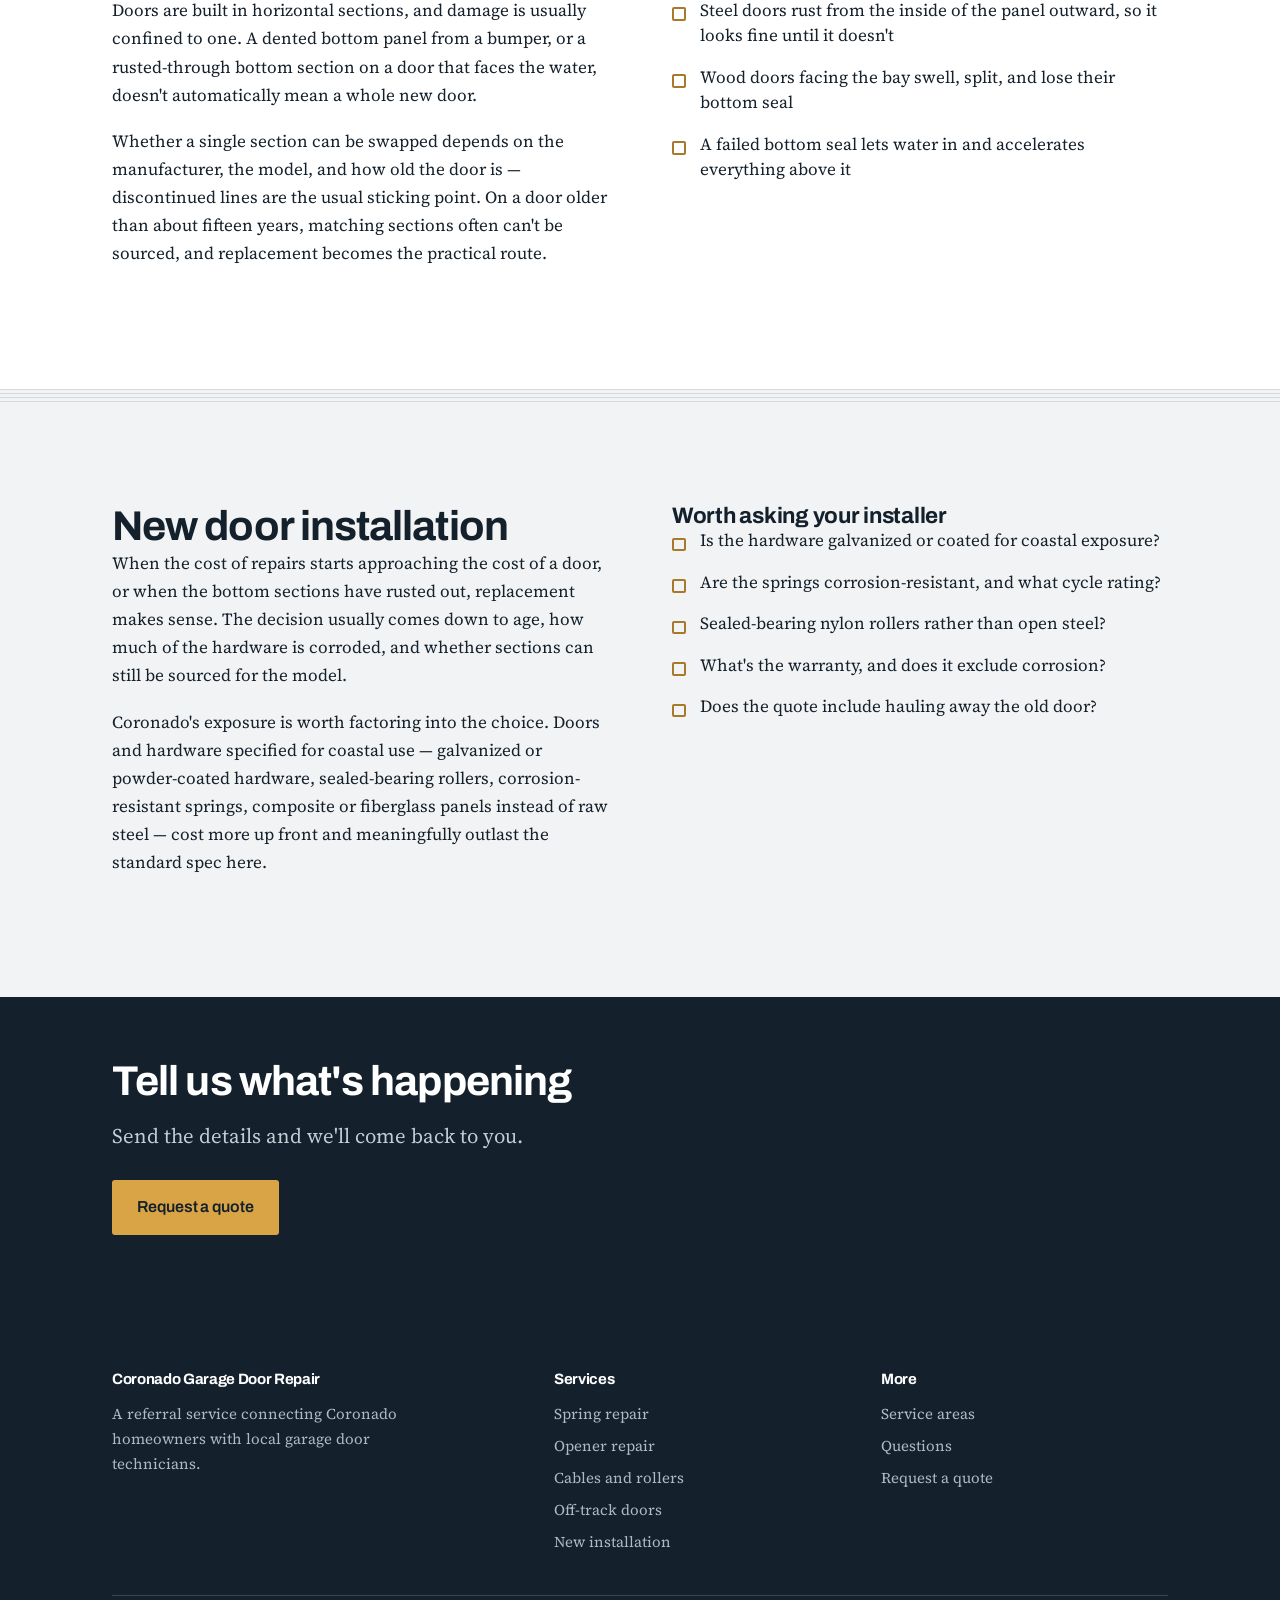
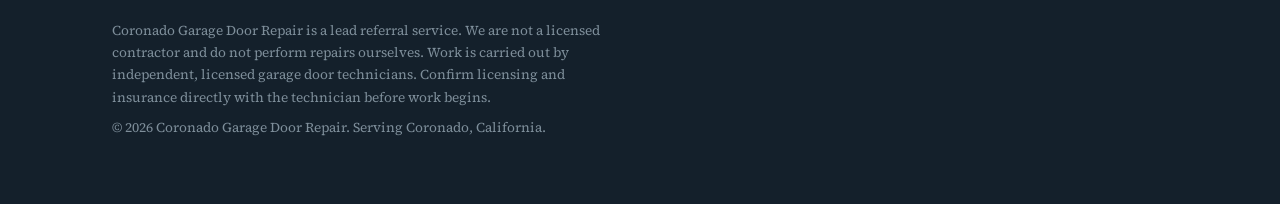
<file: services.html>
<!DOCTYPE html>
<html lang="en">
<head>
<meta charset="utf-8">
<meta name="viewport" content="width=device-width, initial-scale=1">
<title>Garage Door Services in Coronado | Springs, Openers, Cables, Installation</title>
<meta name="description" content="Garage door spring repair, opener repair, cable and roller replacement, off-track doors, panel replacement, and new installation in Coronado, CA. Request a quote online.">
<link rel="canonical" href="https://REPLACE-WITH-YOUR-URL/services.html">
<link rel="icon" type="image/svg+xml" href="favicon.svg">
<link rel="preconnect" href="https://fonts.googleapis.com">
<link rel="preconnect" href="https://fonts.gstatic.com" crossorigin>
<link href="https://fonts.googleapis.com/css2?family=Archivo:wght@500;600;700;800&family=Source+Serif+4:opsz,wght@8..60,400;8..60,600&display=swap" rel="stylesheet">
<link rel="stylesheet" href="css/style.css">
</head>
<body>

<header class="masthead">
  <div class="wrap masthead__inner">
    <a class="wordmark" href="index.html">
      <span class="mark" aria-hidden="true"><i></i><i></i><i></i></span>
      <span>
        Coronado Garage Door Repair
        <small>Coronado, California</small>
      </span>
    </a>
    <nav class="nav" aria-label="Main">
      <a href="services.html" aria-current="page">Services</a>
      <a href="service-areas.html">Areas</a>
      <a href="faq.html">FAQ</a>
      <a class="btn btn--brass" href="index.html#quote">Request a quote</a>
    </nav>
  </div>
</header>

<main>

  <section class="hero">
    <div class="wrap hero__grid">
      <div>
        <h1>Garage door services in Coronado</h1>
        <p class="hero__lede">Six problems account for nearly every request. Here's what each one actually involves, and what to expect.</p>
      </div>
      <div class="callcard">
        <p class="callcard__label">Describe the problem</p>
        <p class="callcard__note">Not sure which of these it is? That's fine — describe the sound and what the door does in the form, and we'll sort it out.</p>
        <a class="btn btn--ink btn--wide" href="index.html#quote">Request a quote online</a>
      </div>
    </div>
  </section>

  <hr class="panel-rule panel-rule--dark" aria-hidden="true">

  <section class="section section--lift" id="springs">
    <div class="wrap feature">
      <div>
        <h2>Spring repair and replacement</h2>
        <p>Torsion springs sit on a bar above the door and do almost all the lifting. The opener only guides the door; the springs carry the weight. When one breaks you'll usually hear a bang like a gunshot, and afterwards the door either won't lift at all or feels impossibly heavy.</p>
        <p>Springs are rated in cycles — one up-and-down is a cycle. Standard springs run about 10,000. In Coronado, corrosion often ends them earlier. If your door has two springs and one has gone, the other is the same age and typically gets replaced at the same time.</p>
      </div>
      <div>
        <h3>What matters here</h3>
        <ul class="checklist">
          <li>Do not try to replace a torsion spring yourself. The stored energy is enough to cause serious injury.</li>
          <li>Don't run the opener on a broken spring — you'll burn out the motor or bend the door.</li>
          <li>If you need the car out, there's a safe manual release, but the door will be very heavy. Ask about it when you request a quote before trying.</li>
        </ul>
      </div>
    </div>
  </section>

  <hr class="panel-rule" aria-hidden="true">

  <section class="section" id="openers">
    <div class="wrap feature">
      <div>
        <h2>Opener repair and replacement</h2>
        <p>Openers fail in a few recognizable ways: the motor hums but nothing moves (stripped drive gear), the door reverses right after touching the floor (limit or force settings), it goes down a foot and comes back up (blocked or misaligned safety sensors), or the remotes simply stop working.</p>
        <p>Sensor problems are worth checking yourself first — the two small units near the floor on either side of the door need to see each other, and a bike or a stack of boxes can break the beam. If the indicator light on one is off or flickering, they're misaligned.</p>
      </div>
      <div>
        <h3>Repair or replace</h3>
        <ul class="checklist">
          <li>Under about ten years old with one failed part — usually worth repairing.</li>
          <li>Older chain-drive units with multiple issues — replacement is often cheaper over time.</li>
          <li>Belt-drive openers run noticeably quieter, which matters in Coronado's attached garages and shared walls.</li>
          <li>Any opener made before 1993 lacks modern safety reversal. Replace it.</li>
        </ul>
      </div>
    </div>
  </section>

  <hr class="panel-rule" aria-hidden="true">

  <section class="section section--lift" id="cables">
    <div class="wrap feature">
      <div>
        <h2>Cables and rollers</h2>
        <p>Lift cables run from the bottom bracket of the door up to drums on the spring bar. They're under tension whenever the door is down. Salt air gets into the strands, rust works outward, and eventually a cable frays through — often leaving the door hanging crooked or jammed.</p>
        <p>Rollers are the wheels that run in the track. Steel rollers with exposed bearings seize up on the island faster than most owners expect. Nylon rollers with sealed bearings hold up better here and run quieter.</p>
      </div>
      <div>
        <h3>Signs to act on</h3>
        <ul class="checklist">
          <li>Visible fraying, kinks, or rust streaks on either cable</li>
          <li>The door sitting noticeably lower on one side</li>
          <li>Grinding or shrieking as the door travels</li>
          <li>A cable that has come off its drum entirely</li>
        </ul>
      </div>
    </div>
  </section>

  <hr class="panel-rule" aria-hidden="true">

  <section class="section" id="offtrack">
    <div class="wrap feature">
      <div>
        <h2>Off-track doors</h2>
        <p>A door comes off its track after a cable snaps, a roller fails, or something hits it — a bumper, a ladder, a gust catching an open door. The panels end up jammed at an angle with the weight distributed in ways the hardware was never meant to hold.</p>
        <p>This one genuinely needs hands off. The door has to be secured and lowered under control before anything is re-seated, and forcing it usually bends panels or pulls the track out of the wall, turning a moderate repair into a door replacement.</p>
      </div>
      <div>
        <h3>Until someone arrives</h3>
        <ul class="checklist">
          <li>Don't operate the opener. Not even to "see if it still works."</li>
          <li>Keep children and pets out of the garage.</li>
          <li>If a car is trapped inside, say so in the form — it changes the priority.</li>
        </ul>
      </div>
    </div>
  </section>

  <hr class="panel-rule" aria-hidden="true">

  <section class="section section--lift" id="panels">
    <div class="wrap feature">
      <div>
        <h2>Panel and section replacement</h2>
        <p>Doors are built in horizontal sections, and damage is usually confined to one. A dented bottom panel from a bumper, or a rusted-through bottom section on a door that faces the water, doesn't automatically mean a whole new door.</p>
        <p>Whether a single section can be swapped depends on the manufacturer, the model, and how old the door is — discontinued lines are the usual sticking point. On a door older than about fifteen years, matching sections often can't be sourced, and replacement becomes the practical route.</p>
      </div>
      <div>
        <h3>Bottom panels on the island</h3>
        <ul class="checklist">
          <li>Bottom sections take the worst of the salt spray and standing water</li>
          <li>Steel doors rust from the inside of the panel outward, so it looks fine until it doesn't</li>
          <li>Wood doors facing the bay swell, split, and lose their bottom seal</li>
          <li>A failed bottom seal lets water in and accelerates everything above it</li>
        </ul>
      </div>
    </div>
  </section>

  <hr class="panel-rule" aria-hidden="true">

  <section class="section" id="install">
    <div class="wrap feature">
      <div>
        <h2>New door installation</h2>
        <p>When the cost of repairs starts approaching the cost of a door, or when the bottom sections have rusted out, replacement makes sense. The decision usually comes down to age, how much of the hardware is corroded, and whether sections can still be sourced for the model.</p>
        <p>Coronado's exposure is worth factoring into the choice. Doors and hardware specified for coastal use — galvanized or powder-coated hardware, sealed-bearing rollers, corrosion-resistant springs, composite or fiberglass panels instead of raw steel — cost more up front and meaningfully outlast the standard spec here.</p>
      </div>
      <div>
        <h3>Worth asking your installer</h3>
        <ul class="checklist">
          <li>Is the hardware galvanized or coated for coastal exposure?</li>
          <li>Are the springs corrosion-resistant, and what cycle rating?</li>
          <li>Sealed-bearing nylon rollers rather than open steel?</li>
          <li>What's the warranty, and does it exclude corrosion?</li>
          <li>Does the quote include hauling away the old door?</li>
        </ul>
      </div>
    </div>
  </section>

  <section class="section section--dark section--tight">
    <div class="wrap">
      <h2>Tell us what's happening</h2>
      <p class="lede" style="color:#c3cdd5;margin-top:1rem">Send the details and we'll come back to you.</p>
      <p style="margin-top:1.75rem">
        <a class="btn btn--brass" href="index.html#quote">Request a quote</a>
      </p>
    </div>
  </section>

</main>

<footer class="footer">
  <div class="wrap">
    <div class="footer__grid">
      <div>
        <h4>Coronado Garage Door Repair</h4>
        <p>A referral service connecting Coronado homeowners with local garage door technicians.</p>
      </div>
      <div>
        <h4>Services</h4>
        <ul>
          <li><a href="services.html#springs">Spring repair</a></li>
          <li><a href="services.html#openers">Opener repair</a></li>
          <li><a href="services.html#cables">Cables and rollers</a></li>
          <li><a href="services.html#offtrack">Off-track doors</a></li>
          <li><a href="services.html#install">New installation</a></li>
        </ul>
      </div>
      <div>
        <h4>More</h4>
        <ul>
          <li><a href="service-areas.html">Service areas</a></li>
          <li><a href="faq.html">Questions</a></li>
          <li><a href="index.html#quote">Request a quote</a></li>
        </ul>
      </div>
    </div>
    <div class="footer__legal">
      <p>Coronado Garage Door Repair is a lead referral service. We are not a licensed contractor and do not perform repairs ourselves. Work is carried out by independent, licensed garage door technicians. Confirm licensing and insurance directly with the technician before work begins.</p>
      <p>&copy; 2026 Coronado Garage Door Repair. Serving Coronado, California.</p>
    </div>
  </div>
</footer>

<a class="callbar" href="index.html#quote">Request a quote</a>
<script src="js/main.js"></script>
</body>
</html>
</file>
<file: css/style.css>
/* ===================================================================
   Coronado Garage Door Repair
   Palette: harbor ink, cool paper, weathered steel, brass hardware
   Motif: horizontal panel lines, drawn from garage door sections
   =================================================================== */

:root {
  --ink: #14202b;
  --ink-soft: #2c3d4d;
  --steel: #64798a;
  --steel-pale: #8d9daa;
  --paper: #f1f3f4;
  --paper-lift: #ffffff;
  --brass: #a8792a;
  --brass-lit: #d9a445;
  --line: #d3d9dc;
  --line-dark: #35485a;

  --measure: 66ch;
  --gutter: clamp(1.25rem, 5vw, 4rem);
  --stack: clamp(3.5rem, 8vw, 7rem);

  --font-display: "Archivo", "Helvetica Neue", Arial, sans-serif;
  --font-body: "Source Serif 4", Georgia, "Times New Roman", serif;
}

*,
*::before,
*::after {
  box-sizing: border-box;
}

html {
  scroll-behavior: smooth;
}

body {
  margin: 0;
  background: var(--paper);
  color: var(--ink);
  font-family: var(--font-body);
  font-size: 1.0625rem;
  line-height: 1.65;
  -webkit-font-smoothing: antialiased;
}

img {
  max-width: 100%;
  display: block;
}

a {
  color: var(--ink);
  text-underline-offset: 0.2em;
  text-decoration-thickness: 1px;
}

:focus-visible {
  outline: 3px solid var(--brass);
  outline-offset: 3px;
}

/* ---------- Type scale ---------- */

h1,
h2,
h3,
h4,
.display {
  font-family: var(--font-display);
  font-weight: 700;
  letter-spacing: -0.022em;
  line-height: 1.08;
  margin: 0;
  text-wrap: balance;
}

h1 {
  font-size: clamp(2.4rem, 6.2vw, 4.1rem);
  font-weight: 800;
}

h2 {
  font-size: clamp(1.75rem, 3.6vw, 2.6rem);
}

h3 {
  font-size: clamp(1.15rem, 2vw, 1.4rem);
  letter-spacing: -0.012em;
}

p {
  margin: 0 0 1.1em;
  max-width: var(--measure);
}

.lede {
  font-size: clamp(1.125rem, 1.9vw, 1.3rem);
  color: var(--ink-soft);
  line-height: 1.55;
}

.muted {
  color: var(--steel);
}

/* ---------- Layout ---------- */

.wrap {
  max-width: 74rem;
  margin: 0 auto;
  padding-inline: var(--gutter);
}

.section {
  padding-block: var(--stack);
}

.section--tight {
  padding-block: calc(var(--stack) * 0.6);
}

.section--dark {
  background: var(--ink);
  color: var(--paper);
}

.section--dark h2,
.section--dark h3 {
  color: var(--paper-lift);
}

.section--dark p {
  color: #c3cdd5;
}

.section--lift {
  background: var(--paper-lift);
}

/* Panel lines — the garage door motif, used as a section divider */
.panel-rule {
  border: 0;
  height: 13px;
  margin: 0;
  background-image: repeating-linear-gradient(
    to bottom,
    var(--line) 0 1px,
    transparent 1px 4px
  );
}

.panel-rule--dark {
  background-image: repeating-linear-gradient(
    to bottom,
    var(--line-dark) 0 1px,
    transparent 1px 4px
  );
}

/* ---------- Header ---------- */

.masthead {
  background: var(--ink);
  color: var(--paper);
  position: sticky;
  top: 0;
  z-index: 50;
}

.masthead__inner {
  display: flex;
  align-items: center;
  justify-content: space-between;
  gap: 1.5rem;
  min-height: 4.5rem;
  padding-block: 0.75rem;
}

.wordmark {
  font-family: var(--font-display);
  font-weight: 800;
  font-size: 1.0625rem;
  letter-spacing: -0.015em;
  line-height: 1.15;
  color: var(--paper-lift);
  text-decoration: none;
  display: flex;
  align-items: center;
  gap: 0.7rem;
}

.wordmark span {
  display: block;
}

.wordmark small {
  display: block;
  font-family: var(--font-body);
  font-weight: 400;
  font-size: 0.75rem;
  letter-spacing: 0.02em;
  color: var(--brass-lit);
}

/* Small mark: three stacked panel bars */
.wordmark .mark {
  width: 26px;
  height: 30px;
  flex: none;
  border: 1.5px solid var(--brass-lit);
  border-radius: 2px;
  display: grid;
  grid-template-rows: repeat(3, 1fr);
  gap: 2px;
  padding: 3px;
}

.mark i {
  background: var(--brass-lit);
  opacity: 0.75;
  border-radius: 1px;
}

.nav {
  display: flex;
  align-items: center;
  gap: 1.6rem;
}

.nav a {
  color: #cbd5dd;
  text-decoration: none;
  font-family: var(--font-display);
  font-size: 0.9375rem;
  font-weight: 500;
}

.nav a:hover,
.nav a[aria-current="page"] {
  color: var(--paper-lift);
  text-decoration: underline;
  text-decoration-color: var(--brass-lit);
  text-decoration-thickness: 2px;
}

.nav-toggle {
  display: none;
}

/* ---------- Buttons ---------- */

.btn {
  display: inline-flex;
  align-items: center;
  justify-content: center;
  gap: 0.5rem;
  font-family: var(--font-display);
  font-weight: 600;
  font-size: 1rem;
  letter-spacing: -0.005em;
  padding: 0.85rem 1.5rem;
  border-radius: 3px;
  border: 1.5px solid transparent;
  text-decoration: none;
  cursor: pointer;
  transition: background-color 0.15s ease, color 0.15s ease;
}

.btn--brass {
  background: var(--brass-lit);
  color: var(--ink);
}

.btn--brass:hover {
  background: #e8b659;
}

.btn--ink {
  background: var(--ink);
  color: var(--paper-lift);
}

.btn--ink:hover {
  background: var(--ink-soft);
}

.btn--outline {
  border-color: var(--line-dark);
  color: var(--ink);
}

.btn--outline:hover {
  background: var(--ink);
  color: var(--paper-lift);
}

.btn--ghost-light {
  border-color: rgba(255, 255, 255, 0.35);
  color: var(--paper-lift);
}

.btn--ghost-light:hover {
  background: rgba(255, 255, 255, 0.1);
}

.btn--wide {
  width: 100%;
}

/* ---------- Hero ---------- */

.hero {
  background: var(--ink);
  color: var(--paper);
  padding-block: clamp(3.5rem, 8vw, 6.5rem);
}

.hero__grid {
  display: grid;
  grid-template-columns: 1.35fr 1fr;
  gap: clamp(2rem, 5vw, 4.5rem);
  align-items: start;
}

.hero h1 {
  color: var(--paper-lift);
}

.hero__lede {
  color: #c3cdd5;
  font-size: clamp(1.1rem, 1.8vw, 1.28rem);
  line-height: 1.55;
  margin-top: 1.4rem;
  max-width: 46ch;
}

.hero__facts {
  list-style: none;
  margin: 2.2rem 0 0;
  padding: 0;
  display: grid;
  gap: 0.55rem;
  max-width: 44ch;
}

.hero__facts li {
  padding-left: 1.5rem;
  position: relative;
  color: #c3cdd5;
  font-size: 1rem;
}

.hero__facts li::before {
  content: "";
  position: absolute;
  left: 0;
  top: 0.62em;
  width: 0.7rem;
  height: 2px;
  background: var(--brass-lit);
}

/* The call card — the phone number is the product, so it gets the weight */
.callcard {
  background: var(--paper-lift);
  color: var(--ink);
  border-radius: 4px;
  padding: clamp(1.5rem, 3vw, 2.1rem);
  border-top: 5px solid var(--brass-lit);
}

.callcard__label {
  font-family: var(--font-display);
  font-weight: 600;
  font-size: 0.9375rem;
  color: var(--steel);
  margin: 0 0 0.4rem;
}

.callcard__number {
  font-family: var(--font-display);
  font-weight: 800;
  font-size: clamp(1.85rem, 4vw, 2.5rem);
  letter-spacing: -0.035em;
  line-height: 1;
  color: var(--ink);
  text-decoration: none;
  display: block;
  margin-bottom: 0.7rem;
}

.callcard__number:hover {
  color: var(--brass);
}

.callcard__note {
  font-size: 0.95rem;
  color: var(--steel);
  margin: 0 0 1.25rem;
  max-width: none;
}

.callcard__divider {
  border: 0;
  border-top: 1px solid var(--line);
  margin: 1.25rem 0;
}

/* ---------- Content blocks ---------- */

.block-head {
  max-width: 58ch;
  margin-bottom: 2.75rem;
}

.block-head p {
  margin-top: 1rem;
  margin-bottom: 0;
}

.grid {
  display: grid;
  gap: clamp(1.5rem, 3vw, 2.5rem);
}

.grid--2 {
  grid-template-columns: repeat(2, 1fr);
}

.grid--3 {
  grid-template-columns: repeat(3, 1fr);
}

.service {
  border-top: 2px solid var(--ink);
  padding-top: 1.1rem;
}

.service h3 {
  margin-bottom: 0.5rem;
}

.service p {
  margin-bottom: 0;
  font-size: 1rem;
  color: var(--ink-soft);
}

.section--dark .service {
  border-top-color: var(--brass);
}

.section--dark .service p {
  color: #c3cdd5;
}

/* Salt-air feature block */
.feature {
  display: grid;
  grid-template-columns: 1fr 1fr;
  gap: clamp(2rem, 5vw, 4rem);
  align-items: start;
}

.checklist {
  list-style: none;
  margin: 0;
  padding: 0;
  display: grid;
  gap: 1rem;
}

.checklist li {
  padding-left: 1.75rem;
  position: relative;
  line-height: 1.5;
}

.checklist li::before {
  content: "";
  position: absolute;
  left: 0;
  top: 0.55em;
  width: 0.85rem;
  height: 0.85rem;
  border: 2px solid var(--brass);
  border-radius: 2px;
}

/* Steps — a real sequence, so numbering is warranted */
.steps {
  list-style: none;
  counter-reset: step;
  margin: 0;
  padding: 0;
  display: grid;
  gap: clamp(1.5rem, 3vw, 2.5rem);
  grid-template-columns: repeat(3, 1fr);
}

.steps li {
  counter-increment: step;
  border-top: 2px solid var(--brass);
  padding-top: 1.1rem;
}

.steps li::before {
  content: counter(step);
  font-family: var(--font-display);
  font-weight: 800;
  font-size: 1.6rem;
  color: var(--brass);
  display: block;
  line-height: 1;
  margin-bottom: 0.5rem;
}

.steps h3 {
  margin-bottom: 0.4rem;
}

.steps p {
  margin: 0;
  font-size: 1rem;
  color: var(--ink-soft);
}

/* Areas */
.arealist {
  list-style: none;
  margin: 0;
  padding: 0;
  display: grid;
  grid-template-columns: repeat(auto-fit, minmax(13rem, 1fr));
  gap: 0.6rem 1.5rem;
}

.arealist li {
  border-bottom: 1px solid var(--line);
  padding: 0.6rem 0;
  font-size: 1rem;
}

.section--dark .arealist li {
  border-bottom-color: var(--line-dark);
  color: #c3cdd5;
}

/* FAQ */
.faq {
  display: grid;
  gap: 0;
  max-width: 52rem;
}

.faq details {
  border-bottom: 1px solid var(--line);
}

.faq summary {
  font-family: var(--font-display);
  font-weight: 600;
  font-size: 1.075rem;
  padding: 1.15rem 2.5rem 1.15rem 0;
  cursor: pointer;
  list-style: none;
  position: relative;
}

.faq summary::-webkit-details-marker {
  display: none;
}

.faq summary::after {
  content: "+";
  position: absolute;
  right: 0.25rem;
  top: 1rem;
  font-size: 1.5rem;
  font-weight: 400;
  color: var(--brass);
  line-height: 1;
}

.faq details[open] summary::after {
  content: "–";
}

.faq details > p {
  margin: 0 0 1.35rem;
  color: var(--ink-soft);
}

/* ---------- Form ---------- */

.formwrap {
  display: grid;
  grid-template-columns: 1fr 1.15fr;
  gap: clamp(2rem, 5vw, 4rem);
  align-items: start;
}

.form {
  background: var(--paper-lift);
  padding: clamp(1.5rem, 3vw, 2.25rem);
  border-radius: 4px;
  border-top: 5px solid var(--ink);
}

.section--dark .form {
  border-top-color: var(--brass-lit);
}

.field {
  margin-bottom: 1.15rem;
}

.field label {
  display: block;
  font-family: var(--font-display);
  font-weight: 600;
  font-size: 0.9375rem;
  margin-bottom: 0.35rem;
  color: var(--ink);
}

.field input,
.field select,
.field textarea {
  width: 100%;
  font-family: var(--font-body);
  font-size: 1rem;
  color: var(--ink);
  background: var(--paper);
  border: 1.5px solid var(--line);
  border-radius: 3px;
  padding: 0.7rem 0.8rem;
}

.field input:focus,
.field select:focus,
.field textarea:focus {
  border-color: var(--ink);
  background: var(--paper-lift);
}

.field textarea {
  min-height: 7rem;
  resize: vertical;
}

.field small {
  display: block;
  margin-top: 0.3rem;
  font-size: 0.85rem;
  color: var(--steel);
}

.form__note {
  font-size: 0.875rem;
  color: var(--steel);
  margin: 1rem 0 0;
  max-width: none;
}

.hp {
  position: absolute;
  left: -9999px;
}

.formstatus {
  margin-top: 1rem;
  padding: 0.85rem 1rem;
  border-radius: 3px;
  font-size: 0.95rem;
  display: none;
}

.formstatus[data-state="ok"] {
  display: block;
  background: #e7f0e8;
  border-left: 3px solid #3f7a4a;
  color: #1f4428;
}

.formstatus[data-state="error"] {
  display: block;
  background: #f7e9e6;
  border-left: 3px solid #9e4230;
  color: #6b2a1d;
}

/* ---------- Footer ---------- */

.footer {
  background: var(--ink);
  color: #aebac4;
  padding-block: clamp(2.5rem, 5vw, 3.5rem);
  font-size: 0.9375rem;
}

.footer__grid {
  display: grid;
  grid-template-columns: 1.4fr 1fr 1fr;
  gap: 2.5rem;
}

.footer h4 {
  font-size: 0.9375rem;
  color: var(--paper-lift);
  margin-bottom: 0.9rem;
}

.footer a {
  color: #aebac4;
  text-decoration: none;
}

.footer a:hover {
  color: var(--brass-lit);
  text-decoration: underline;
}

.footer ul {
  list-style: none;
  margin: 0;
  padding: 0;
  display: grid;
  gap: 0.45rem;
}

.footer p {
  max-width: 38ch;
}

.footer__legal {
  margin-top: 2.5rem;
  padding-top: 1.5rem;
  border-top: 1px solid var(--line-dark);
  font-size: 0.85rem;
  color: #7e8e9a;
}

.footer__legal p {
  max-width: 70ch;
  margin-bottom: 0.5rem;
}

/* ---------- Sticky mobile call bar ---------- */

.callbar {
  display: none;
  position: fixed;
  bottom: 0;
  left: 0;
  right: 0;
  z-index: 60;
  background: var(--brass-lit);
  color: var(--ink);
  text-align: center;
  padding: 0.9rem 1rem;
  font-family: var(--font-display);
  font-weight: 700;
  font-size: 1.05rem;
  text-decoration: none;
  box-shadow: 0 -2px 12px rgba(20, 32, 43, 0.25);
}

/* ---------- Responsive ---------- */

@media (max-width: 900px) {
  .hero__grid,
  .feature,
  .formwrap {
    grid-template-columns: 1fr;
  }

  .grid--3,
  .steps {
    grid-template-columns: repeat(2, 1fr);
  }

  .footer__grid {
    grid-template-columns: 1fr 1fr;
  }
}

@media (max-width: 620px) {
  .nav {
    gap: 1rem;
  }

  .nav a {
    font-size: 0.875rem;
  }

  .nav .btn {
    display: none;
  }

  .grid--2,
  .grid--3,
  .steps {
    grid-template-columns: 1fr;
  }

  .footer__grid {
    grid-template-columns: 1fr;
  }

  body {
    padding-bottom: 3.6rem;
  }

  .callbar {
    display: block;
  }
}

@media (prefers-reduced-motion: reduce) {
  html {
    scroll-behavior: auto;
  }

  * {
    transition-duration: 0.01ms !important;
    animation-duration: 0.01ms !important;
  }
}
</file>
